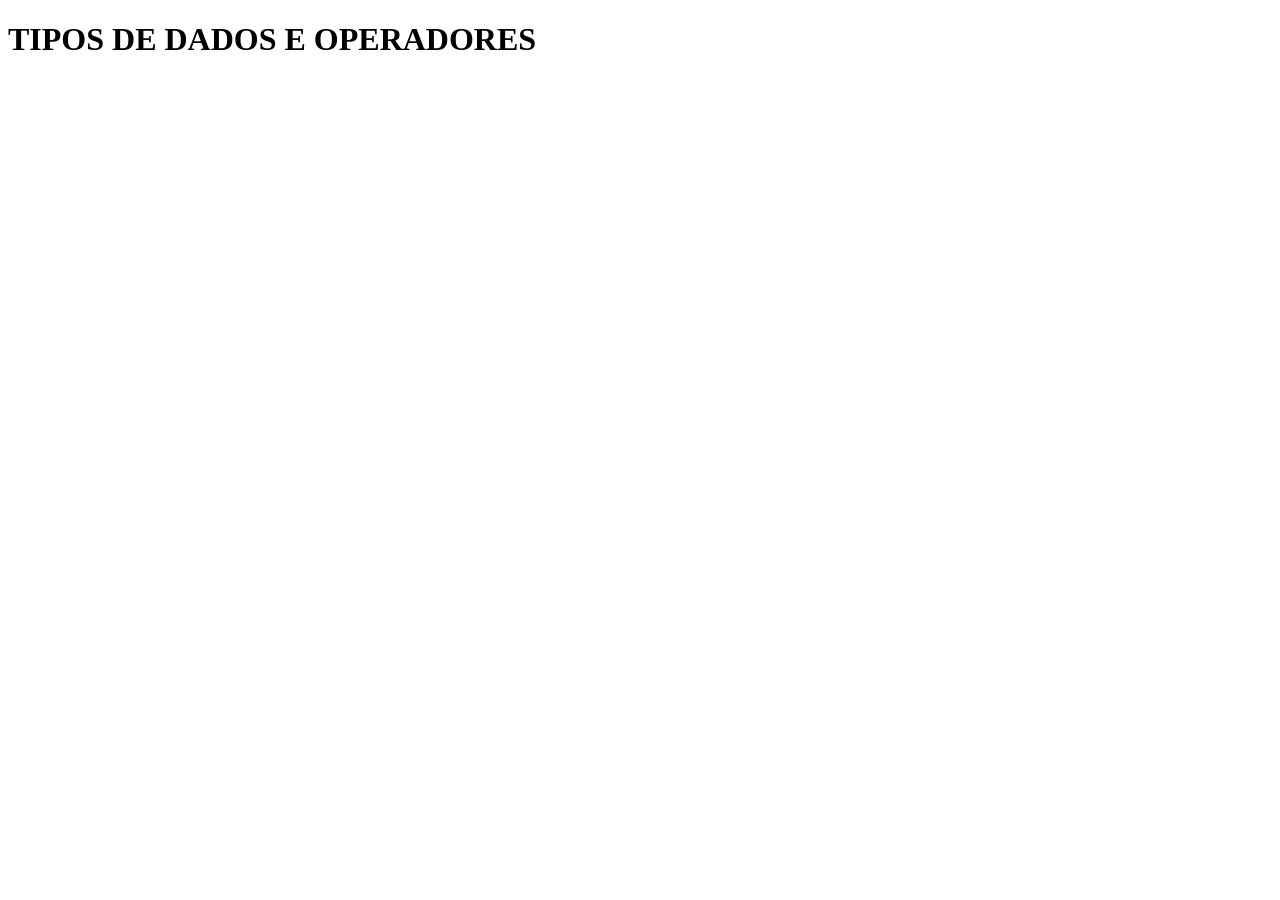
<file: JavaScript/2_OPERADORES/index.html>
<!DOCTYPE html>
<html lang="pt-ber">
<head>
    <meta charset="UTF-8">
    <meta name="viewport" content="width=device-width, initial-scale=1.0">
    <title>TIPOS DE DADOS E OPERADORES</title>
    <script src="js/scripts.js"></script>
</head>
<body>
    <h1>TIPOS DE DADOS E OPERADORES</h1>
</body>
</html>
</file>
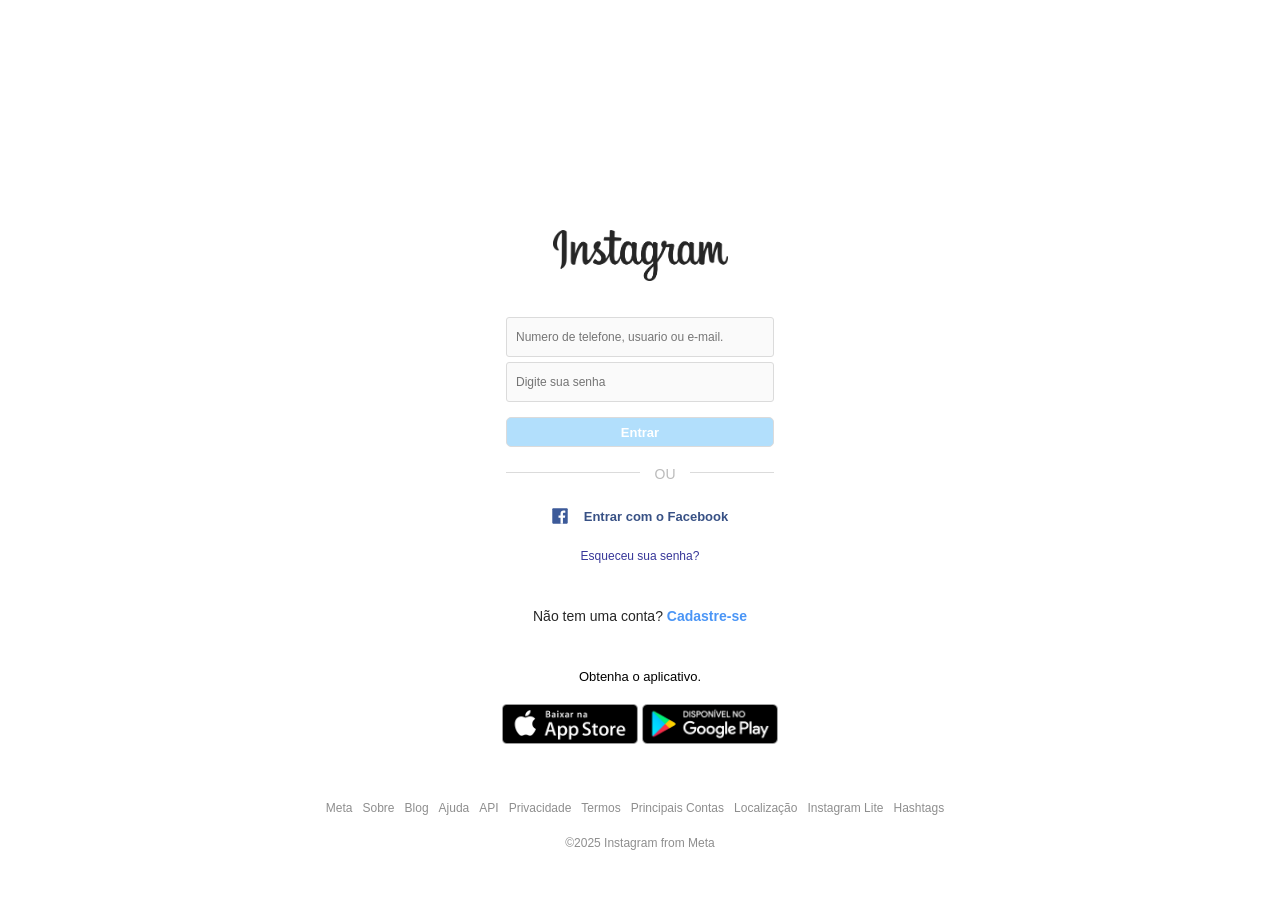
<file: HtmlCss/Html&Css/10_PROJETO_CLONE_HOMEINSTA/index.html>
<!DOCTYPE html>
<html lang="pt-br">
<head>
    <meta charset="UTF-8">
    <meta name="viewport" content="width=device-width, initial-scale=1.0">
    <title>Instagram</title>
</head>
<link rel="stylesheet" href="css/styles.css">
<!--Linha para adicionar o icone na guia da pagina no browser-->
<link rel="shortcut icon" href="img/favicon.png" type="image/x-icon">
<body>
    <main>
        <div id="main-container">
            <!--Banner container-->
            <div id="banner-conteiner">
                <img src="img/banner2.png" alt="Crie uma conta no Instagram">
            </div>
            <!--Login e Registro-->
            <div id="form-container">
                <div id="form-box">
                    <img id="logo-insta"src="img/logo_instagram.png" alt="Instagram">
                    <form id="login-form">
                        <input type="text" name="username" placeholder="Numero de telefone, usuario ou e-mail.">
                        <input type="password" name="password" placeholder="Digite sua senha">
                        <input type="submit" value="Entrar">
                    </form>
                    <div class="separator">
                        <div class="line">
                            <span>Ou</span>
                        </div>
                    </div>
                    <div id="other-links">
                        <div id="facebook-login">
                        <a href="#">
                            <img src="img/logo_facebook.svg" alt="facebook login">
                            <span>Entrar com o Facebook</span>
                        </a>  
                        </div>
                        <div id="forgot-pass">
                            <a href="#">Esqueceu sua senha?</a>
                        </div>
                    </div>
                </div>
                <div id="register-container">
                    <p>Não tem uma conta? <a href="#">Cadastre-se</a></p>
                </div>
                <div id="get-app-container">
                    <p>Obtenha o aplicativo.</p>
                    <a href="#">
                        <img src="img/apple_btn.png" alt="Apple Store">
                    </a>
                    <a href="#">
                        <img src="img/gplay_btn.png" alt="Apple Store">
                    </a>
                </div>
            </div>
        </div>
    </main>
    <footer>
        <nav>
            <ul id="footer-links">
                <li><a href="#">Meta</a></li>
                <li><a href="#">Sobre</a></li>
                <li><a href="#">Blog</a></li>
                <li><a href="#">Ajuda</a></li>
                <li><a href="#">API</a></li>
                <li><a href="#">Privacidade</a></li>
                <li><a href="#">Termos</a></li>
                <li><a href="#">Principais Contas</a></li>
                <li><a href="#">Localização</a></li>
                <li><a href="#">Instagram Lite</a></li>
                <li><a href="#">Hashtags</a></li>
            </ul>
        </nav>
        <p id="copyright">&copy;2025 Instagram from Meta</p>
    </footer>
</body>
</html>
</file>
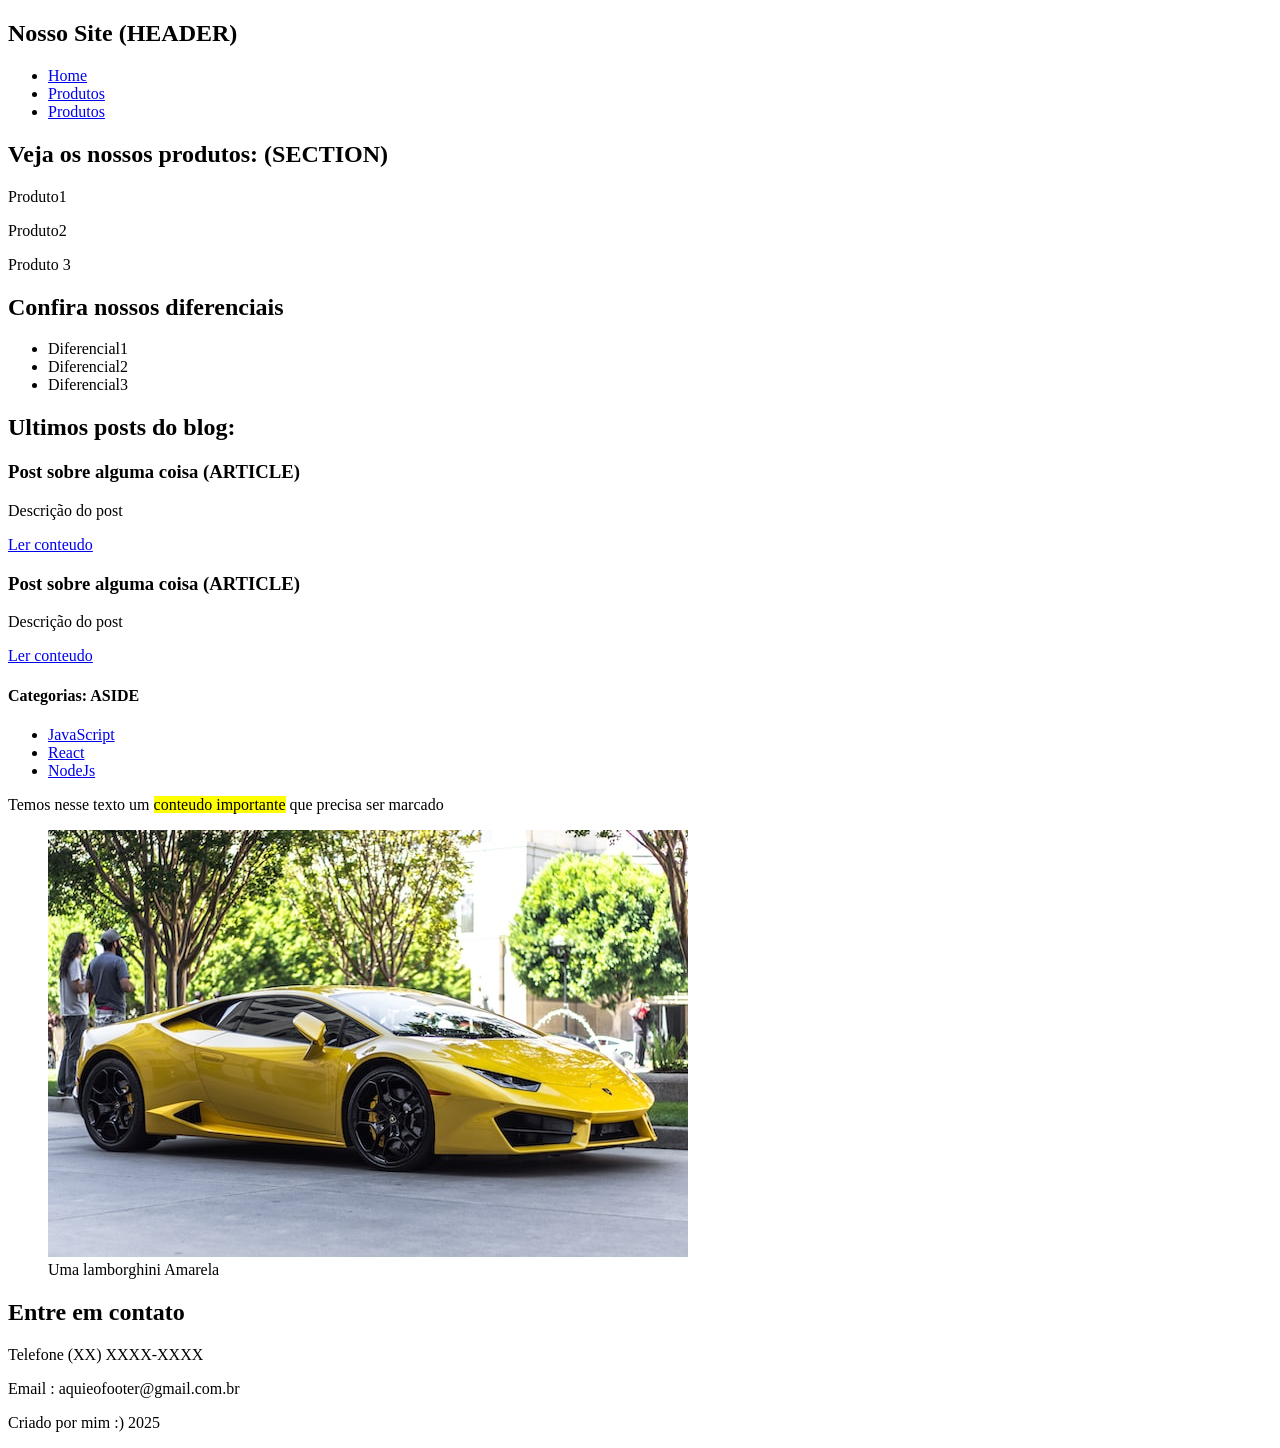
<file: HtmlCss/Html&Css/11_HTML_SEMANTICO/index.html>
<!DOCTYPE html>
<html lang="pt-br">
<head>
    <meta charset="UTF-8">
    <meta name="viewport" content="width=device-width, initial-scale=1.0">
    <title>Html Semantico</title>
</head>
<body>
    <!--3 HEADER-->
    <!--Utilizada para o conteudo de introdução, ou informaçoes do cabeçalho-->
    <header>
        <h2>Nosso Site (HEADER)</h2>
        <!--<ul>
            <li><a href="#">Home</a></li>
            <li><a href="#">Produtos</a></li>
            <li><a href="#">Produtos</a></li>
        </ul> -->

    <!--5 NAV-->
    <!--Utilizada para demarcar blocos de navegação,barra de navegação principal-->
    <nav>
        <ul>
            <li><a href="#">Home</a></li>
            <li><a href="#">Produtos</a></li>
            <li><a href="#">Produtos</a></li>
        </ul>
    </nav>
    </header>

    <!--1 SECTION-->
    <!--Define uma seção no documento,geralmente um agrupamento por categorias-->

    <!--8 Main-->
    <!--Contem o conteudo principal da pagina, não utilizar mais uma tag main o conteudo deve ser unico e não repetido-->
    <main>
    <section>
        <h2>Veja os nossos produtos: (SECTION)</h2>
        <p>Produto1</p>
        <p>Produto2</p>
        <p>Produto 3</p>
    </section>
    <section>
        <h2>Confira nossos diferenciais</h2>
        <ul>
            <li>Diferencial1</li>
            <li>Diferencial2</li>
            <li>Diferencial3</li>
        </ul>
    </section>
    </main>
    <!--2 Article-->
    <!--Utilizada para elementos informativos-->
    <section>
        <h2>Ultimos posts do blog:</h2>
        <article>
            <h3>Post sobre alguma coisa (ARTICLE)</h3>
            <p>Descrição do post</p>
            <a href="#">Ler conteudo</a>
        </article>
        <article>
            <h3>Post sobre alguma coisa (ARTICLE)</h3>
            <p>Descrição do post</p>
            <a href="#">Ler conteudo</a>
        </article>
    </section>

    <!-- 6 Aside
    Utilizada para criar conteudos ao lado do conetudo principal-->
    <aside>
        <h4>Categorias: ASIDE</h4>
        <ul>
            <li><a href="#">JavaScript</a></li>
            <li><a href="#">React</a></li>
            <li><a href="#">NodeJs</a></li>
        </ul>
    </aside>
    <!--9 MARK-->
    <!--Define o conteudo que precisa conter um texto dentro-->
    <p>Temos nesse texto um <Mark>conteudo importante</Mark> que precisa ser marcado</p>

    <!--7 FIGURE e FIGCAPTION-->
    <!--Figure é o elemento pai, função de exibir alguma imagem na pagina e o figcaption serve de legenda para imagens-->
    <figure>
        <img src="img/lambo.jpg" alt="Um carro lamborghini" srcset="">
        <figcaption>Uma lamborghini Amarela</figcaption>
    </figure>

    <!--4 FOOTER-->
    <!--Utilizada como rodapé da pagina,ultima seção do sita,geralmente possui informações da empresa-->
    <footer>
        <div>
            <h2>Entre em contato</h2>
            <p>Telefone (XX) XXXX-XXXX</p>
            <p>Email : aquieofooter@gmail.com.br</p>
            <div>
                <p>Criado por mim :) 2025</p>
            </div>
        </div>
    </footer>
    

</body>
</html>
</file>
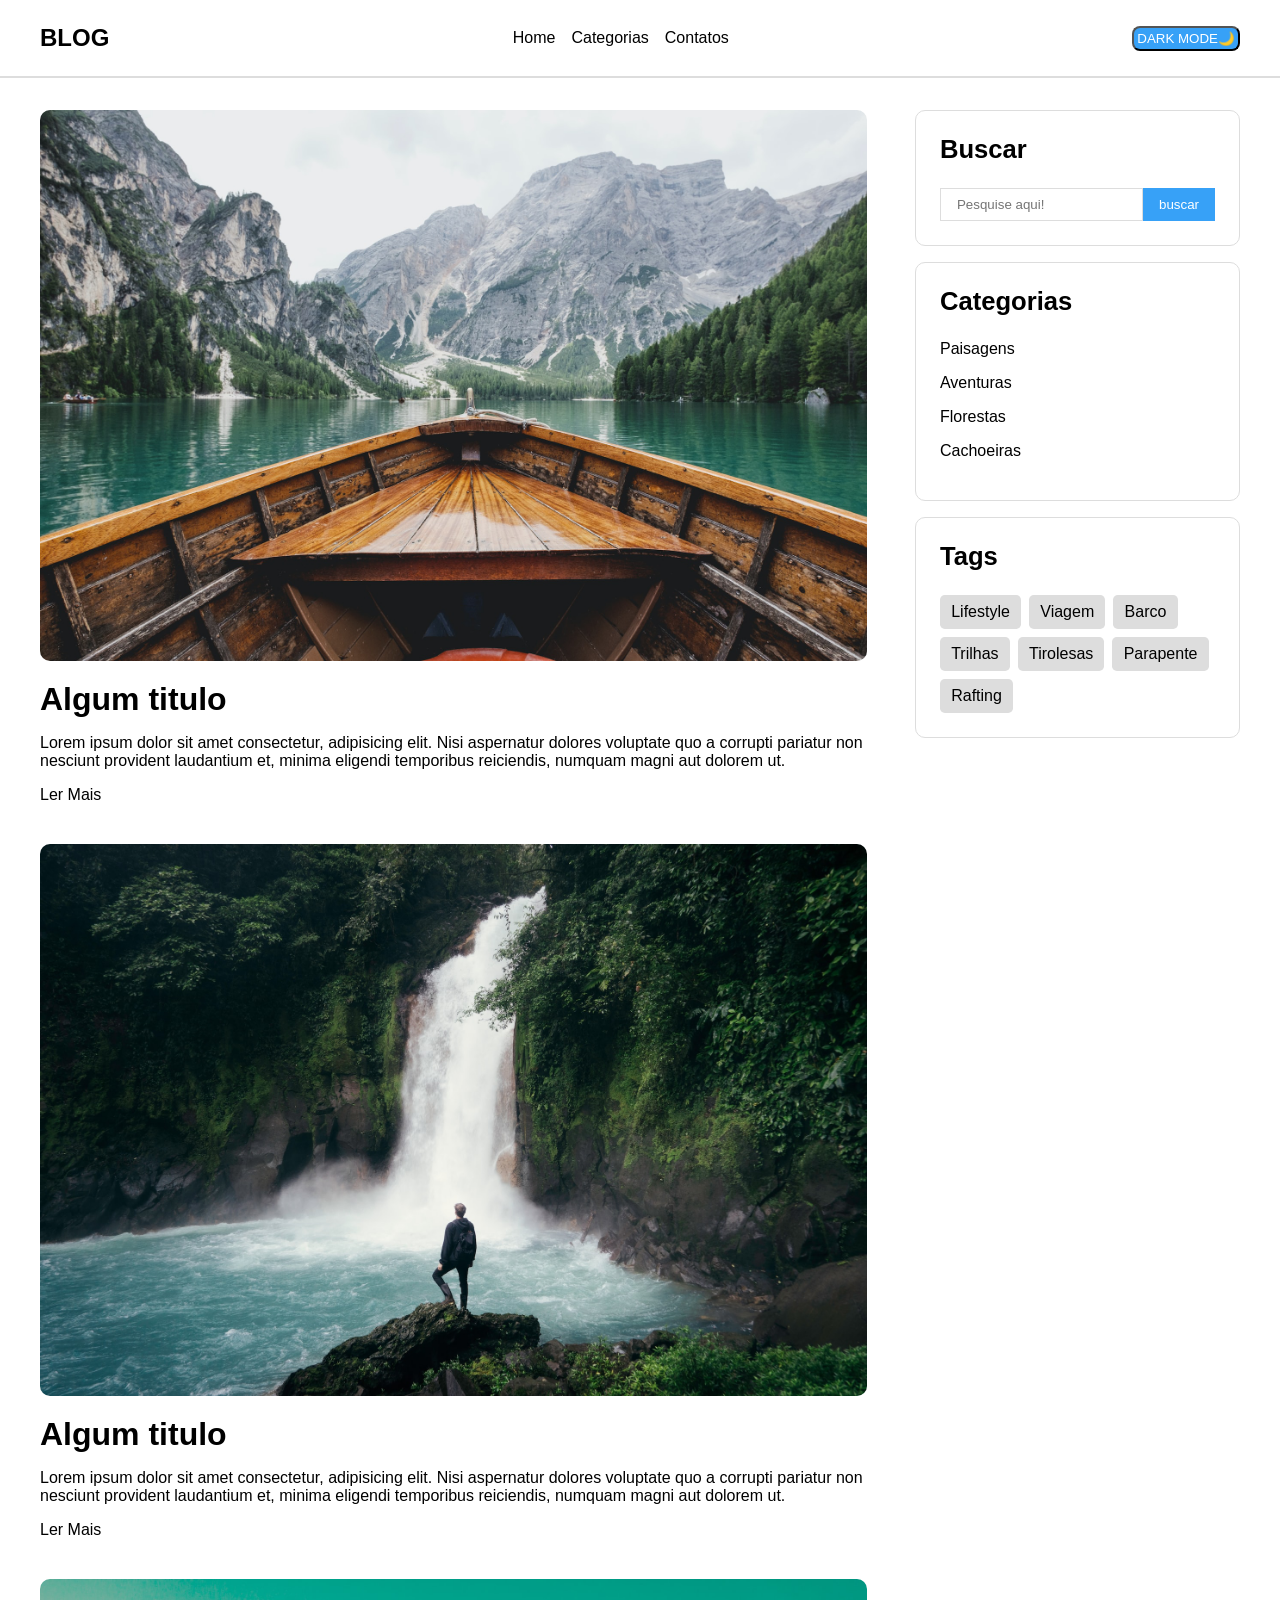
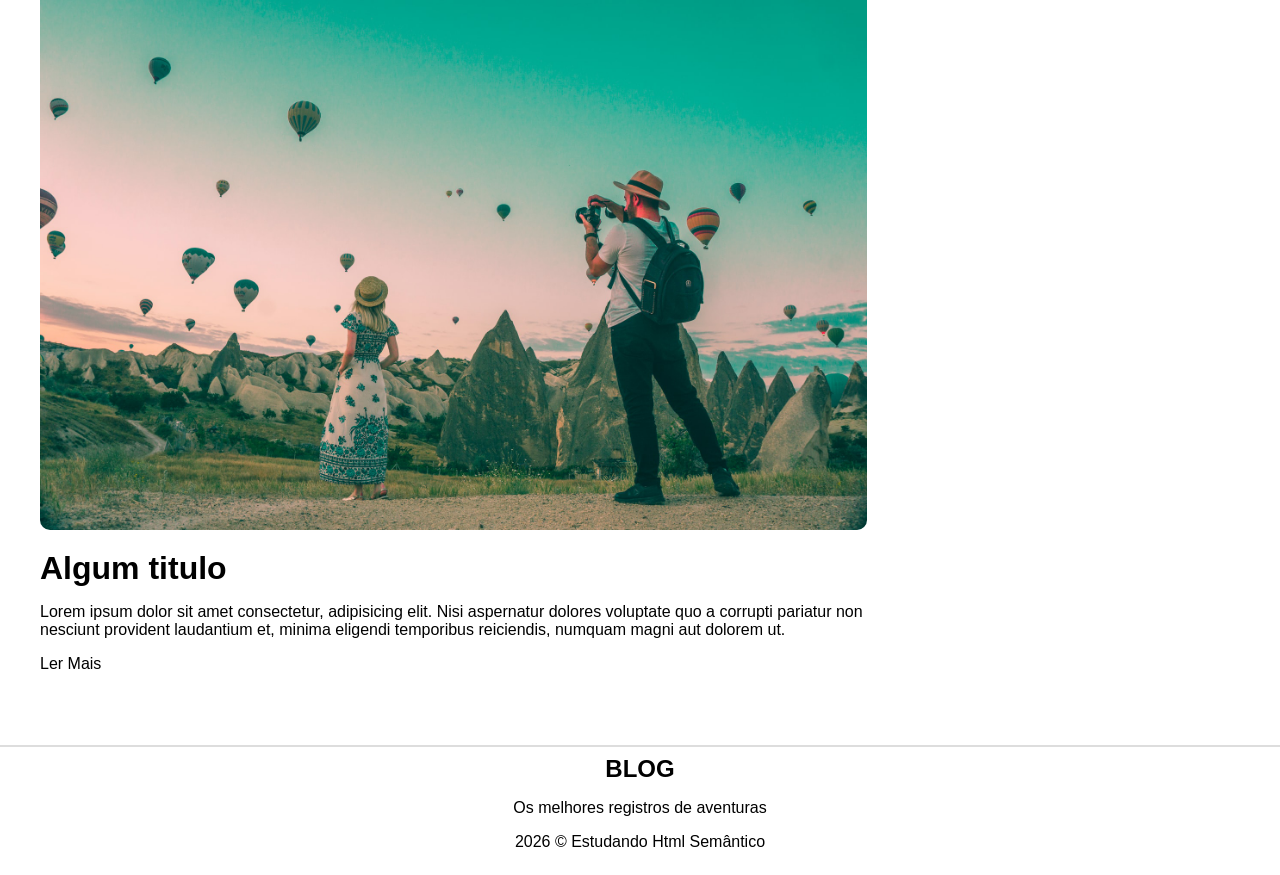
<file: HtmlCss/Html&Css/12_BLOG_HTMLSEMANTICO/index.html>
<!DOCTYPE html>
<html lang="pt-br">
<head>
    <meta charset="UTF-8">
    <meta name="viewport" content="width=device-width, initial-scale=1.0">
    <title>Blog Semantico</title>
    <link rel="stylesheet" href="styles.css">
</head>
<body>
    <header>
        <nav id="navbar">
            <div id="navbar-inner">
                <h2>BLOG</h2>
                <ul id="nav-links">
                    <li><a href="#">Home</a></li>
                    <li><a href="#">Categorias</a></li>
                    <li><a href="#">Contatos</a></li>
                </ul>
                <button id="toggle">DARK MODE🌙</button>
                <script src="script.js"></script>
            </div>
        </nav>
    </header>
    <div class="container">
        <main id="id" class="posts-container">
            <article class="post">
                <img src="img/f1.jpg" alt="Passeio de barco">
                <h3 class="title"><a href="#">Algum titulo</a></h3>
                <p class="description">Lorem ipsum dolor sit amet consectetur, adipisicing elit. Nisi aspernatur dolores voluptate quo a corrupti pariatur non nesciunt provident laudantium et, minima eligendi temporibus reiciendis, numquam magni aut dolorem ut.</p>
                <a href="#">Ler Mais</a>
            </article>

            <article class="post">
                <img src="img/f2.jpg" alt="Cachoeira">
                <h3 class="title"><a href="#">Algum titulo</a></h3>
                <p class="description">Lorem ipsum dolor sit amet consectetur, adipisicing elit. Nisi aspernatur dolores voluptate quo a corrupti pariatur non nesciunt provident laudantium et, minima eligendi temporibus reiciendis, numquam magni aut dolorem ut.</p>
                <a href="#">Ler Mais</a>
            </article>

            <article class="post">
                <img src="img/f3.jpg" alt="Balões">
                <h3 class="title"><a href="#">Algum titulo</a></h3>
                <p class="description">Lorem ipsum dolor sit amet consectetur, adipisicing elit. Nisi aspernatur dolores voluptate quo a corrupti pariatur non nesciunt provident laudantium et, minima eligendi temporibus reiciendis, numquam magni aut dolorem ut.</p>
                <a href="#">Ler Mais</a>
            </article>
        </main>
        <aside id="sidebar">
            <section id="search-bar">
                <h4>Buscar</h4>
                <form>
                    <input type="text" placeholder="Pesquise aqui!">
                    <input type="submit" value="buscar">
                </form>
            </section>

            <section id="categories">
                <h4>Categorias</h4>
                <nav>
                    <ul>
                        <li><a href="#">Paisagens</a></li>
                        <li><a href="#">Aventuras</a></li>
                        <li><a href="#">Florestas</a></li>
                        <li><a href="#">Cachoeiras</a></li>
                    </ul>
                </nav>
            </section>

            <section id="tags">
                <h4>Tags</h4>
                <div id="tags-container">
                    <a href="#">Lifestyle</a>
                    <a href="#">Viagem</a>
                    <a href="#">Barco</a>
                    <a href="#">Trilhas</a>
                    <a href="#">Tirolesas</a>
                    <a href="#">Parapente</a>
                    <a href="#">Rafting</a>
                </div>
            </section>
        </aside>
    </div>
    <footer id="footer">
        <h2>BLOG</h2>
        <p>Os melhores registros de aventuras</p>
        <p>2026 &copy; Estudando Html Semântico</p>
    </footer>
</body>
</html>
</file>
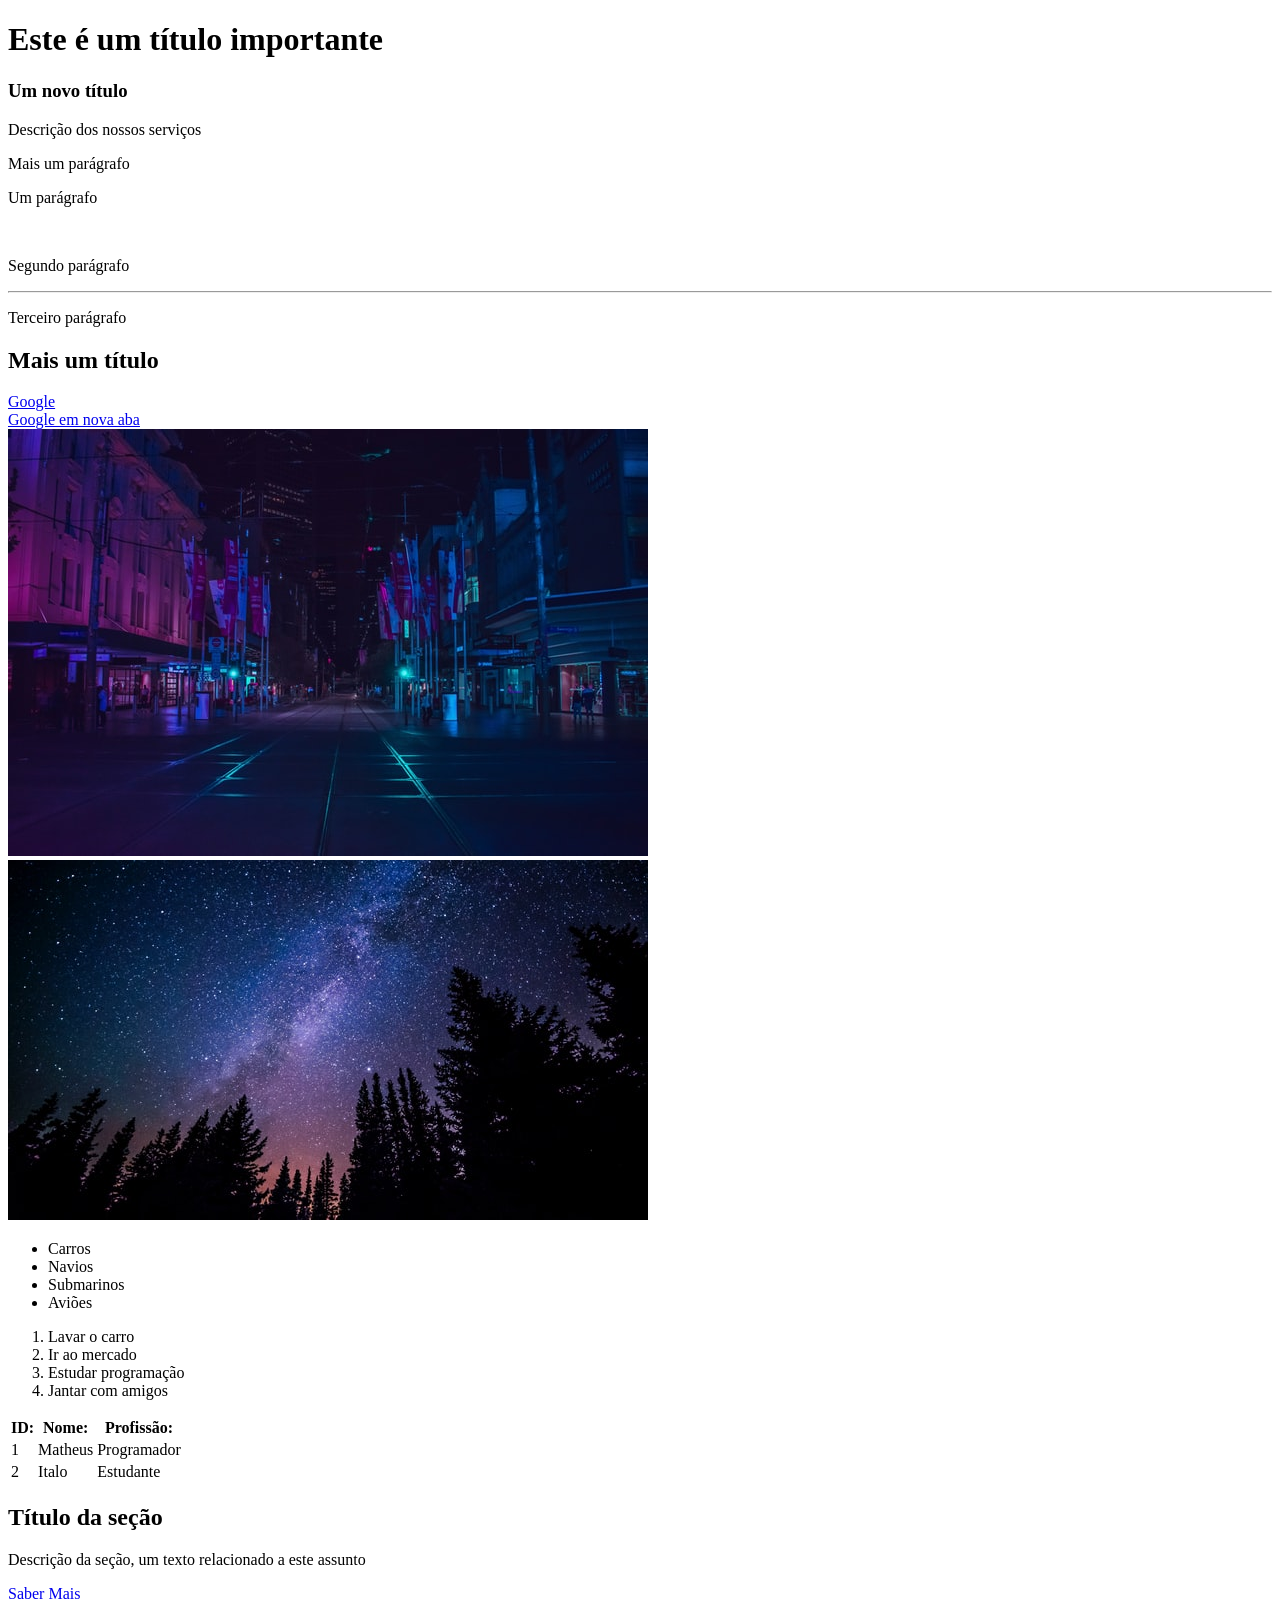
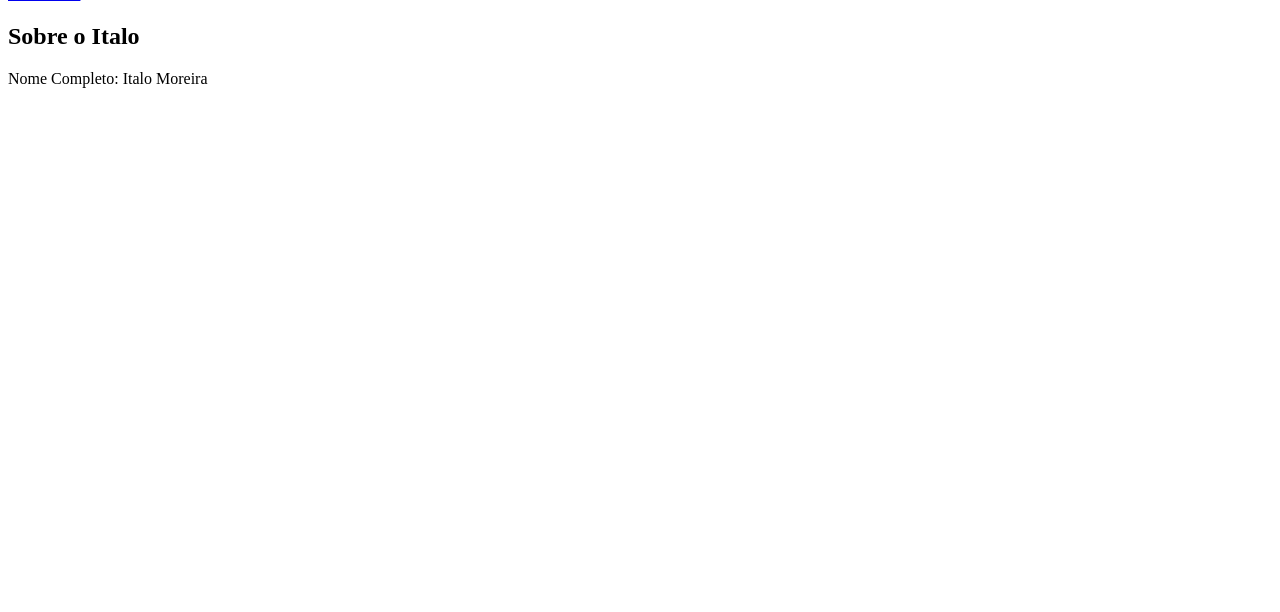
<file: HtmlCss/Html&Css/1HTML/index.html>
<!DOCTYPE html>
<html>
  <head>
    <title>Fundamentos do HTML</title>
  </head>
  <body style="padding-bottom: 500px">
    <!-- 1 - títulos -->
    <h1>Este é um título importante</h1>
    <h3>Um novo título</h3>

    <!-- 2 - parágrafos -->
    <p>Descrição dos nossos serviços</p>
    <p>Mais um parágrafo</p>

    <!-- 3 - tags sem conteúdo -->
    <p>Um parágrafo</p>
    <br />
    <p>Segundo parágrafo</p>
    <hr />
    <p>Terceiro parágrafo</p>

    <!-- 4 - comentários -->
    <!-- Este é um comentário -->
    <h2>Mais um título</h2>
    <!-- Outro comentário -->

    <!-- 5 - atributos -->
    <a href="https://google.com">Google</a>
    <br />

    <!-- 6 - Abrir link nova aba -->
    <a href="https://google.com" target="_blank">Google em nova aba</a>
    <br />

    <!-- 7 - imagem -->
    <img src="img/city.jpg" />

    <!-- 8 - atributo alt -->
    <img src="img/nature.jpg" alt="Noite na floresta" />

    <!-- 9 - listas nao ordenadas -->
    <ul>
      <li>Carros</li>
      <li>Navios</li>
      <li>Submarinos</li>
      <li>Aviões</li>
    </ul>

    <!-- 10 - listas ordenadas -->
    <ol>
      <li>Lavar o carro</li>
      <li>Ir ao mercado</li>
      <li>Estudar programação</li>
      <li>Jantar com amigos</li>
    </ol>

    <!-- 11 - tabelas -->
    <table>
      <tr> <!-- Cria uma linha -->
        <th>ID:</th><!-- Tag responsavel para o cabeçalho-->
        <th>Nome:</th>
        <th>Profissão:</th>
      </tr>
      <tr><!-- Cria uma linha -->
        <td>1</td> <!-- dados da tabela -->
        <td> Matheus</td><!-- dados da tabela -->
        <td>Programador</td><!-- dados da tabela -->
      </tr>
      <tr>
        <td>2</td>
        <td>Italo </td>
        <td>Estudante </td>
      </tr>
    </table>

    <!-- 12 - div -->
    <div>
      <h2>Título da seção</h2>
      <p>Descrição da seção, um texto relacionado a este assunto</p>
      <a href="#">Saber Mais</a>
    </div>
    <div>
      <h2>Sobre o Italo</h2>
      <p>Nome Completo: Italo Moreira</p>
    </div>
  </body>
</html>
</file>
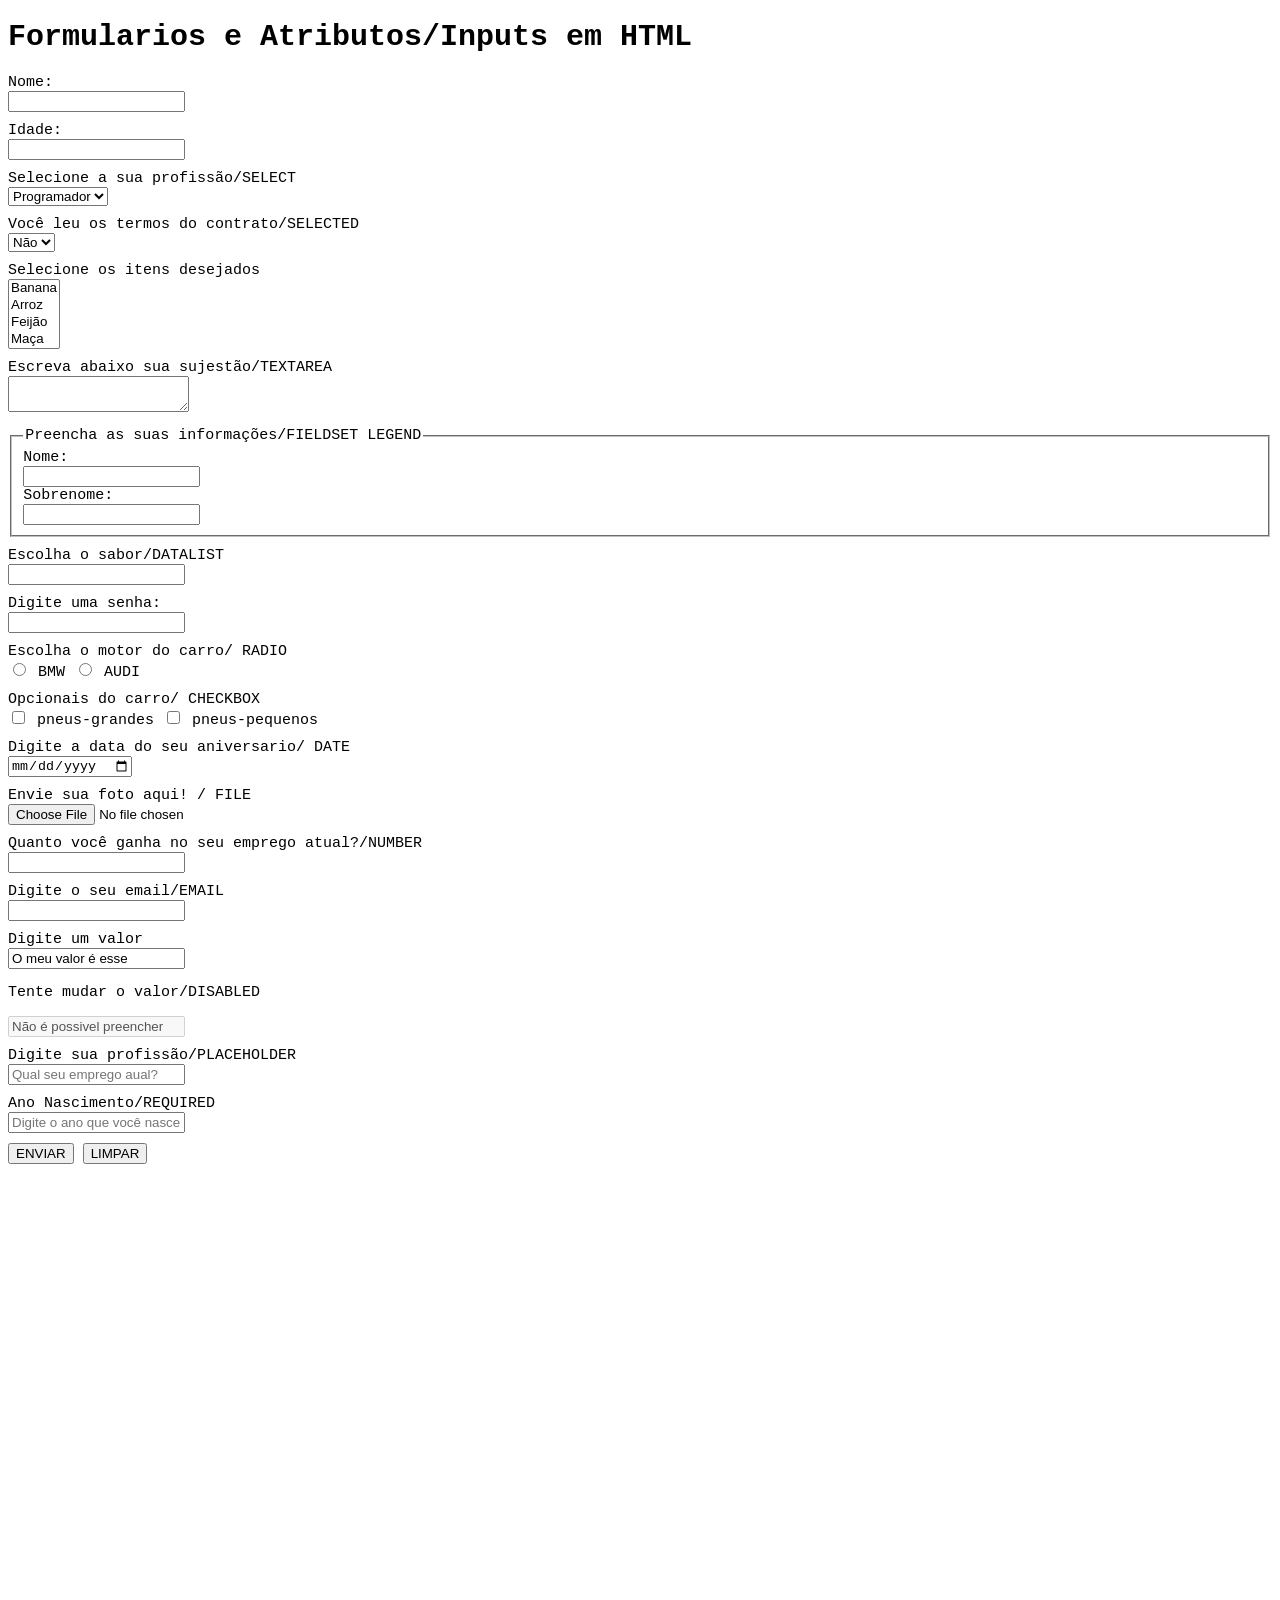
<file: HtmlCss/Html&Css/4FORMS/index.html>
<!DOCTYPE html>
<html lang="pt-br">
<head>
    <meta charset="UTF-8">
    <meta name="viewport" content="width=device-width, initial-scale=1.0">
    <title>Formularios e Atributos</title>
    <link rel="stylesheet" href="styles.css">
</head>
<body>
    <h1>Formularios e Atributos/Inputs em HTML</h1>
    <!--1 Primeiro formulario-->
    <!--2 Atributos do formulario-->
    <!--METODOS GET OU POST-->
    <form action="register.php" method="get">
        <div>
            <label>Nome:</label>
            <input type="text"/>
        </div>
    <!--3 Atributos nome-->
    <!--4 Atributos label-->
    <div>
        <label for = "idade">Idade:</label>
        <input type="text" name="idade">
    </div>
    <!--6 Select-->
    <div>
        <label for="job">Selecione a sua profissão/SELECT</label>
        <select name="job">
            <option value="programador">Programador</option>
            <option value="tester">Tester/QA</option>
            <option value="devOps">DevOps</option>
        </select>
    </div>
    <!--7 Atributo Selected-->
    <div>
        <label for="contrato">Você leu os termos do contrato/SELECTED</label>
        <select name="contratos">
            <option value="sim">SIM</option>
            <option value="nao" selected >Não</option>
        </select>
    </div>
    <!--8 Multiplas seleções -->
    <div>
        <label for="itens">Selecione os itens desejados</label>
        <select name="itens" multiple>
            <option value="Banana">Banana</option>
            <option value="Arroz">Arroz</option>
            <option value="Feijão">Feijão</option>
            <option value="Maça">Maça</option>
        </select>
    </div>
    <!--9 TextArea -->
    <div>
        <label for="comentario">Escreva abaixo sua sujestão/TEXTAREA</label>
        <textarea name="comentario" ></textarea>
    </div>
    <!--10 Fieldset Legend -->
    <div>
        <fieldset>
            <legend>Preencha as suas informações/FIELDSET LEGEND</legend>
            <label for="primeironome">Nome:</label>
            <input type="text" name="primeironome">
            <label for="sobrenome">Sobrenome:</label>
            <input type="text" name="sobrenome">
        </fieldset>
    </div>
    <!--11 DataList -->
    <div>
        <label for="sabor">Escolha o sabor/DATALIST</label>
        <input type="text" list="sabores" name="sabor">

        <datalist id="sabores">
            <option value="Cereja"></option>
            <option value="Morango"></option>
            <option value="Abacaxi"></option>
            <option value="Chocolate"></option>
        </datalist>
    </div>
    <!--12 Iput Password -->
    <div>
        <label for="senha">Digite uma senha:</label>
        <input type="password" name="senha">
    </div>

    <!--14 Input Radio -->
    <div>
        <label for="motor">Escolha o motor do carro/ RADIO</label>
        <div class="radio">
            <input type="radio" value="bmw" name="car_model">
            <label for="bmw">BMW</label>
            <input type="radio" value="audi" name="car_model">
            <label for="audi">AUDI</label>
        </div>
    <!--15 Input CheckBox -->
    <div>
        <label for="opcionais">Opcionais do carro/ CHECKBOX</label>  
        <div class="radio">
            <input type="checkbox" name="opcionais[]" value="pneus-grandes">
            <label for = "pneus-grandes">pneus-grandes</label>
            <input type="checkbox" name="opcionais[]" value="pneus-pequenos">
            <label for = "pneus-pequenos">pneus-pequenos</label>
        </div>
    </div>
    <!--16 Input de data -->
    <div>
        <label for="data">Digite a data do seu aniversario/ DATE</label>
        <input type="date" name="data" id="">
    </div>
    <!--17 Input de arquivos -->
    <div>
        <label for="envio">Envie sua foto aqui! / FILE</label>
        <input type="file" value="envio">
    </div>
    </div>
    <!--18 Input para numeros -->
    <div>
        <label for="salario">Quanto você ganha no seu emprego atual?/NUMBER</label>
        <input type="number" value="salario">
    </div>
    <!--19 Input para emails -->
    <div>
        <label for="email">Digite o seu email/EMAIL</label>
        <input type="email" name="email" id="">
    </div>
    <!--20 Atributo Value-->
    <div>
        <label for="value">Digite um valor</label> 
        <input type="text" value="O meu valor é esse" name="value" id="">
    </div>
    <!--21 Atributo Disabled-->
    <div>
        <p>Tente mudar o valor/DISABLED</p>
        <input type="text" value="Não é possivel preencher"disabled>
    </div>
    <!--22 Atributo Placeholder-->
    <div>
        <label for="empregoatual">Digite sua profissão/PLACEHOLDER</label>
        <input type="text" name="empregoatual" placeholder="Qual seu emprego aual?">
    </div>
    <!--22 Atributo Required-->
    <div>
        <label for="anodenascimento">Ano Nascimento/REQUIRED</label>
        <input type="text" placeholder="Digite o ano que você nasceu" required>
    </div>
    <!--5 Enviando dados do formularto-->
    <input type="submit" value="ENVIAR">
    <!--13 Limpar todos os campos -->
    <input type="reset"value="LIMPAR">
    </form>
</body>
</html>
</file>
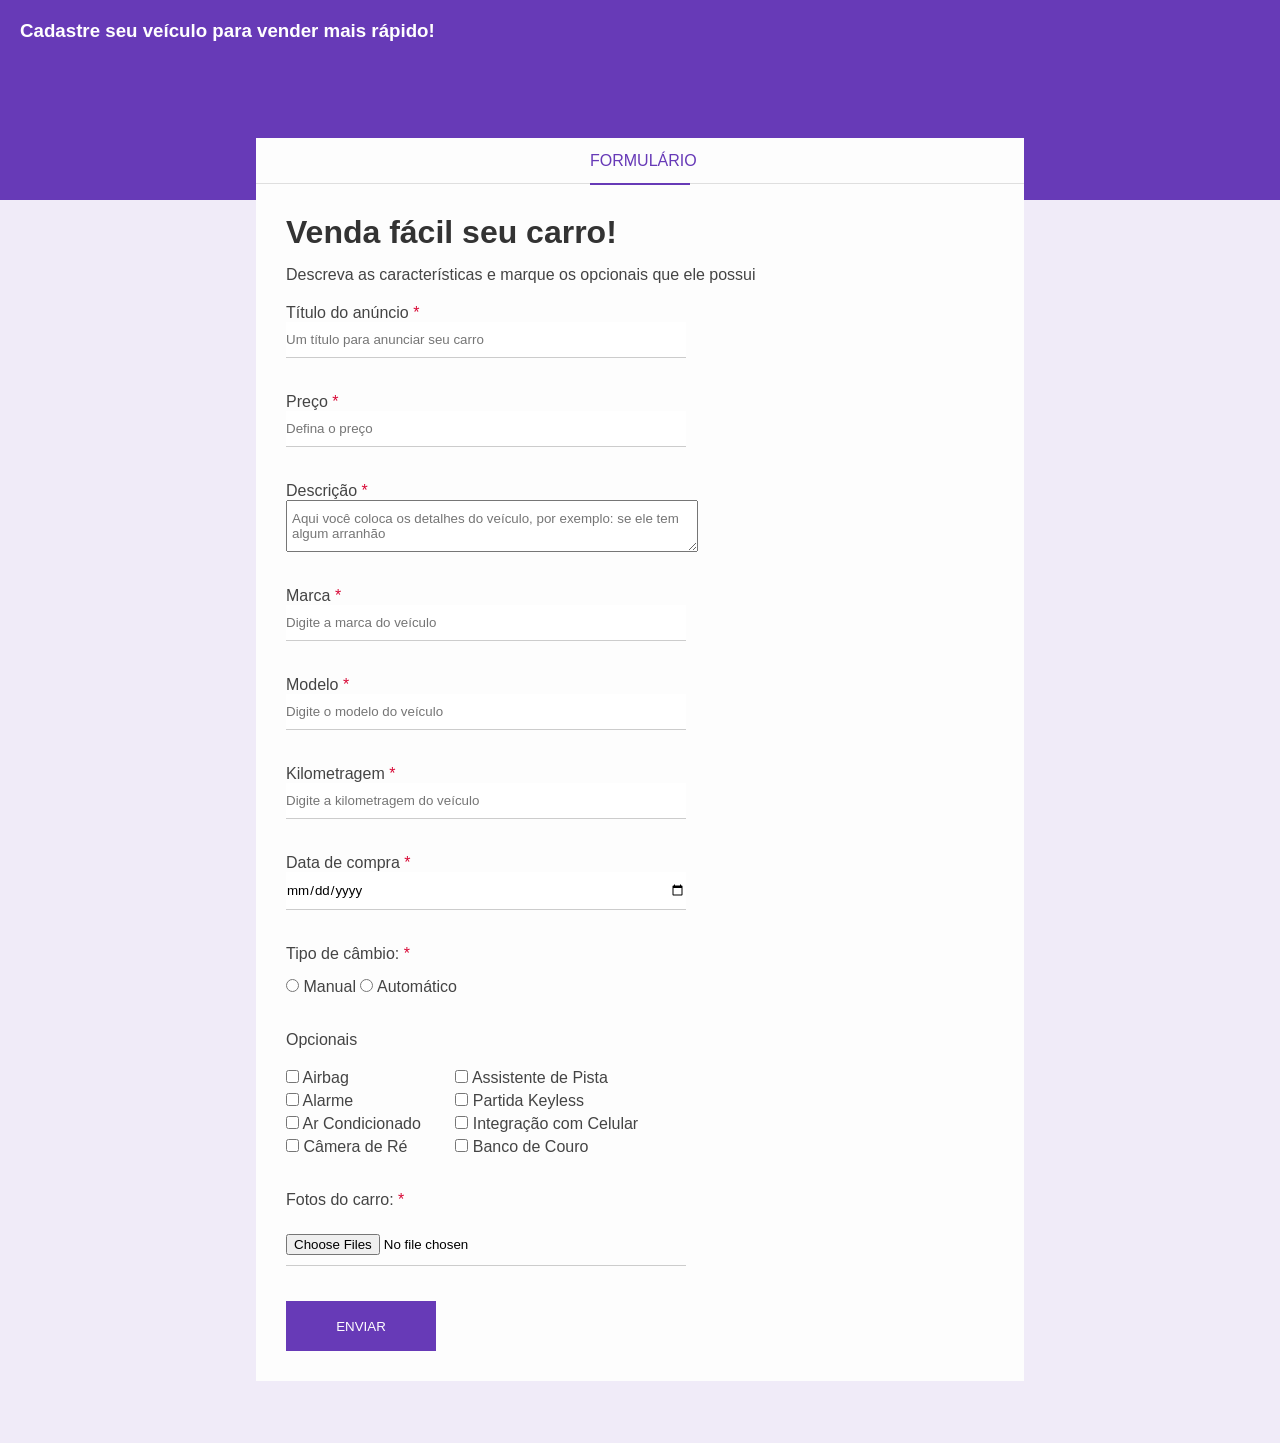
<file: HtmlCss/Html&Css/5PROJETO_FORMS/index.html>
<!DOCTYPE html>
    <html lang="en">
    <head>
        <meta charset="UTF-8" />
        <meta http-equiv="X-UA-Compatible" content="IE=edge" />
        <meta name="viewport" content="width=device-width, initial-scale=1.0" />
        <title>Venda seu carro</title>
        <link rel="stylesheet" href="styles.css" />
    </head>
    <body>
        <div class="container">
        <div class="header">
            <h3>Cadastre seu veículo para vender mais rápido!</h3>
        </div>
        <div class="form-container">
            <div class="form-header">
            <p>Formulário</p>
            </div>
            <div class="form-body">
            <h1 class="form-title">Venda fácil seu carro!</h1>
            <p>
                Descreva as características e marque os opcionais que ele possui
            </p>
            <form>
                <div class="box-input">
                <label for="title"
                    >Título do anúncio <span class="required-field">*</span></label
                >
                <input
                    type="text"
                    name="title"
                    id="title"
                    class="block"
                    placeholder="Um título para anunciar seu carro"
                    minlength="1"
                    maxlength="30"
                    required
                />
                </div>
                <div class="box-input">
                <label for="price"
                    >Preço <span class="required-field">*</span></label
                >
                <input
                    type="number"
                    name="price"
                    id="price"
                    class="block"
                    placeholder="Defina o preço"
                    required
                />
                </div>
                <div class="box-input">
                <label for="description"
                    >Descrição <span class="required-field">*</span></label
                >
                <textarea
                    name="description"
                    id="description"
                    class="block"
                    placeholder="Aqui você coloca os detalhes do veículo, por exemplo: se ele tem algum arranhão"
                ></textarea>
                </div>
                <div class="box-input">
                <label for="brand"
                    >Marca <span class="required-field">*</span></label
                >
                <input
                    type="text"
                    name="brand"
                    id="brand"
                    class="block"
                    placeholder="Digite a marca do veículo"
                    required
                />
                </div>
                <div class="box-input">
                <label for="model"
                    >Modelo <span class="required-field">*</span></label
                >
                <input
                    type="text"
                    name="model"
                    id="model"
                    class="block"
                    placeholder="Digite o modelo do veículo"
                    required
                />
                </div>
                <div class="box-input">
                <label for="mileage"
                    >Kilometragem <span class="required-field">*</span></label
                >
                <input
                    type="number"
                    name="mileage"
                    id="mileage"
                    class="block"
                    placeholder="Digite a kilometragem do veículo"
                    required
                />
                </div>
                <div class="box-input">
                <label for="purchase_date"
                    >Data de compra <span class="required-field">*</span></label
                >
                <input
                    type="date"
                    name="purchase_date"
                    id="purchase_date"
                    class="block"
                    required
                />
                </div>
                <div class="box-input">
                <p>Tipo de câmbio: <span class="required-field">*</span></p>
                <input type="radio" id="manual" name="gear" />
                <label for="manual">Manual</label>
                <input type="radio" id="auto" name="gear" />
                <label for="auto">Automático</label>
                </div>
                <div class="optional-box">
                <p>Opcionais</p>
                <ul class="optional-list">
                    <li>
                    <input
                        type="checkbox"
                        id="airbag"
                        name="optional[]"
                        value="airbag"
                    />
                    <label for="airbag">Airbag</label>
                    </li>
                    <li>
                    <input
                        type="checkbox"
                        id="alarm"
                        name="optional[]"
                        value="alarm"
                    />
                    <label for="alarm">Alarme</label>
                    </li>
                    <li>
                    <input type="checkbox" id="ac" name="optional[]" value="ac" />
                    <label for="ac">Ar Condicionado</label>
                    </li>
                    <li>
                    <input
                        type="checkbox"
                        id="reverse_camera"
                        name="optional[]"
                        value="reverse_camera"
                    />
                    <label for="reverse_camera">Câmera de Ré</label>
                    </li>
                </ul>
                </div>
                <div class="optional-box">
                <ul class="optional-list">
                    <li>
                    <input
                        type="checkbox"
                        id="lane_assist"
                        name="optional[]"
                        value="lane_assist"
                    />
                    <label for="lane_assist">Assistente de Pista</label>
                    </li>
                    <li>
                    <input
                        type="checkbox"
                        id="keyless"
                        name="optional[]"
                        value="keyless"
                    />
                    <label for="keyless">Partida Keyless</label>
                    </li>
                    <li>
                    <input
                        type="checkbox"
                        id="smartphone"
                        name="optional[]"
                        value="smartphone"
                    />
                    <label for="smartphone">Integração com Celular</label>
                    </li>
                    <li>
                    <input
                        type="checkbox"
                        id="leather_seat"
                        name="optional[]"
                        value="leather_seat"
                    />
                    <label for="leather_seat">Banco de Couro</label>
                    </li>
                </ul>
                </div>
                <div class="box-input">
                <p>Fotos do carro: <span class="required-field">*</span></p>
                <input
                    type="file"
                    multiple
                    accept="image/png, image/jpg"
                    id="images"
                    name="images"
                    required
                />
                </div>
                <input type="submit" value="Enviar" class="btn-submit" />
            </form>
            </div>
        </div>
        </div>
    </body>
    </html>
</file>
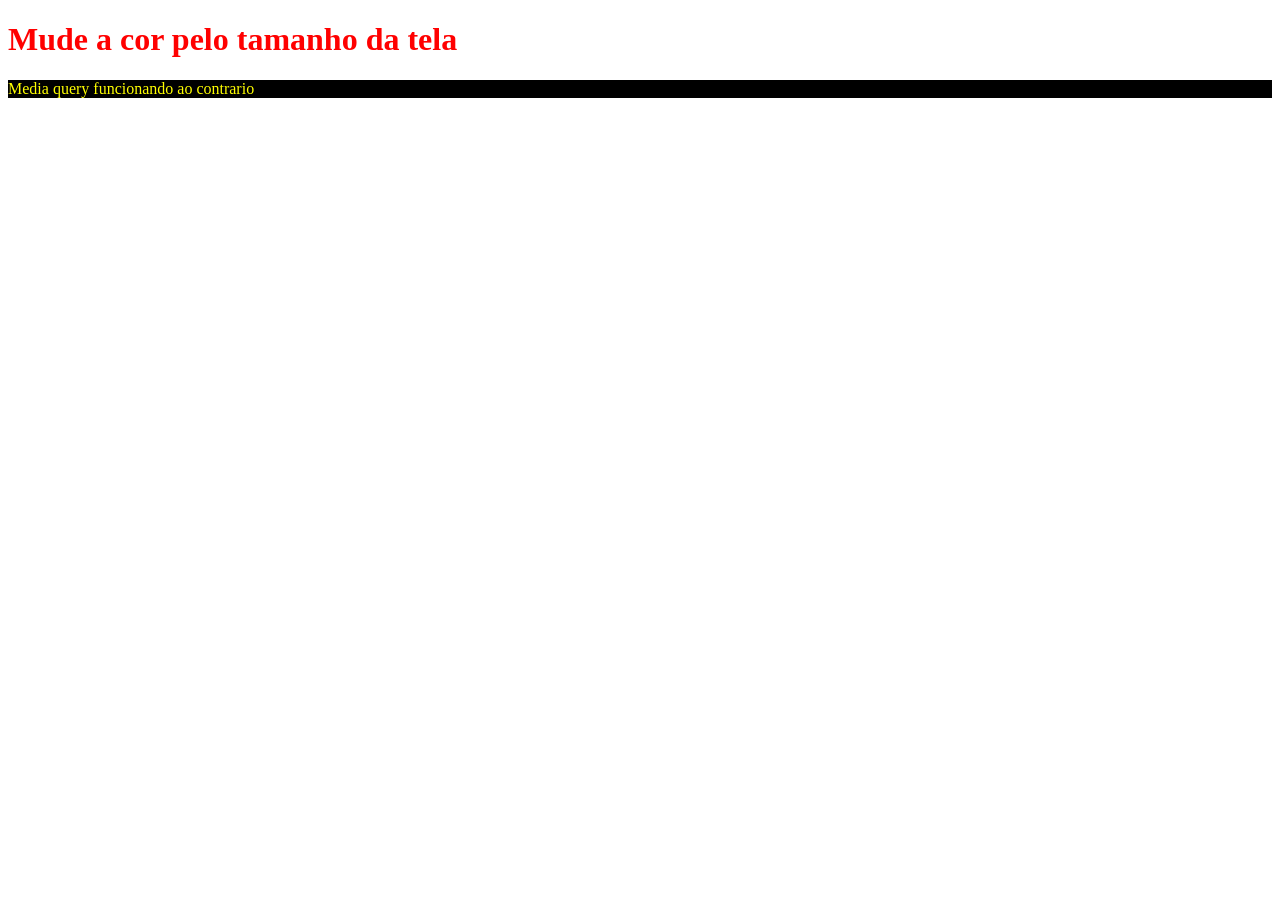
<file: HtmlCss/Html&Css/7RESPONSIVIDADE/index.html>
<!DOCTYPE html>
<html lang="pt-br">
<head>
    <meta charset="UTF-8">
    <!--Meta Tag Responsividade-->
    <meta name="viewport" content="width=device-width, initial-scale=1.0">
    <title>Responsividade</title>
    <link rel="stylesheet" href="style.css">
</head>
<body>
    <!--Media Query-->
    <h1>Mude a cor pelo tamanho da tela</h1>

    <!--Min Width-->
    <p>Media query funcionando ao contrario</p>

    <!--Landscape-->
    <h3>Visivel em Landscape </h3>
</body>
</html>
</file>
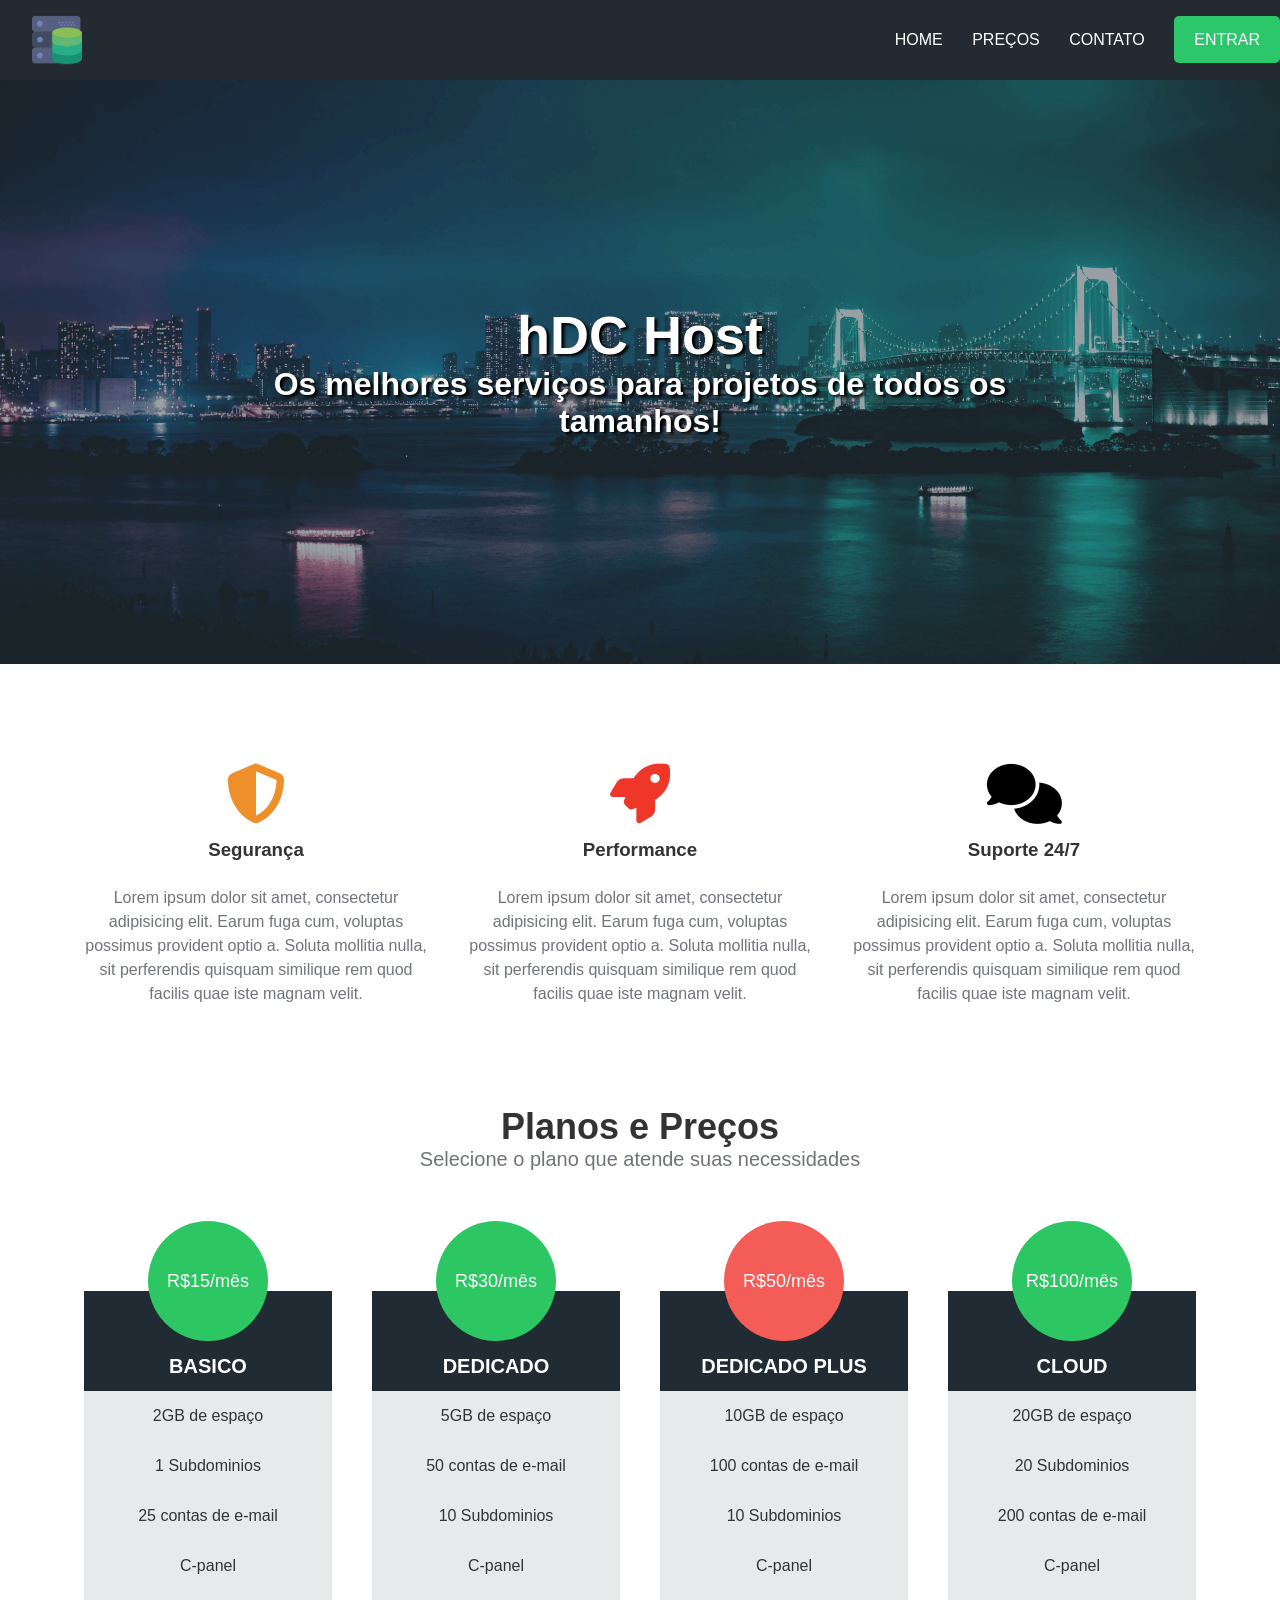
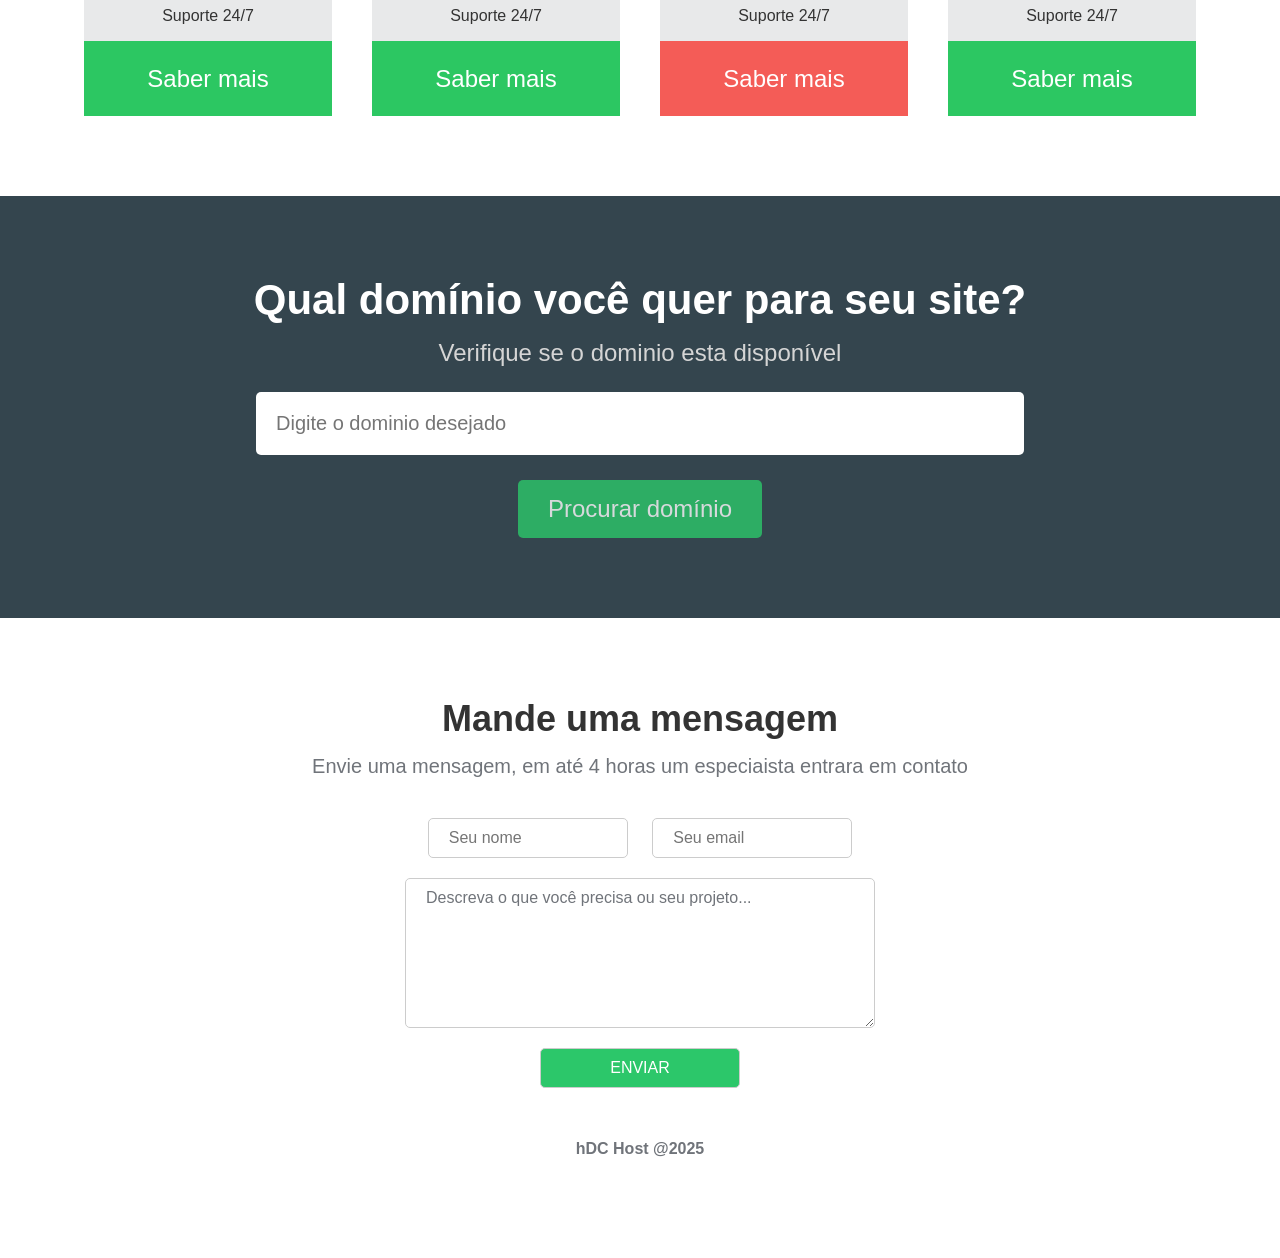
<file: HtmlCss/Html&Css/8PROJETO_SITEdeDOMINIOS/index.html>
<!DOCTYPE html>
<html lang="en">
<head>
    <meta charset="UTF-8">
    <meta name="viewport" content="width=device-width, initial-scale=1.0">

    <!-- Icones-->
    <link rel="stylesheet" href="https://cdnjs.cloudflare.com/ajax/libs/font-awesome/6.7.2/css/all.min.css" integrity="sha512-Evv84Mr4kqVGRNSgIGL/F/aIDqQb7xQ2vcrdIwxfjThSH8CSR7PBEakCr51Ck+w+/U6swU2Im1vVX0SVk9ABhg==" crossorigin="anonymous" referrerpolicy="no-referrer" />
    <title>hDC Host</title>
    <link rel="stylesheet" href="style.css">
</head>
<body>
    <div class="container">
        <div class="navbar-conteiner">
            <nav>
                <a href="#">
                    <img src="img/hdchostlogo.png" alt="hDC Host" class="logo">
                </a>
                <ul class="navbar-items">
                    <li><a href="#">HOME</a></li>
                    <li><a href="#">PREÇOS</a></li>
                    <li><a href="#">CONTATO</a></li>
                    <li><a href="#" class="default-btn">ENTRAR</a></li>
                </ul>
            </nav>
        </div>
        <main>
            <div class="main-banner">
                <h1>hDC Host</h1>
                <p>Os melhores serviços para projetos de todos os tamanhos!</p>
            </div>
            <section class="service-container">
                <ul>
                    <li>
                        <i class="fas fa-shield-alt"></i>
                        <h3>Segurança</h3>
                        <p>Lorem ipsum dolor sit amet, consectetur adipisicing elit. Earum fuga cum, voluptas possimus provident optio a. Soluta mollitia nulla, sit perferendis quisquam similique rem quod facilis quae iste magnam velit.
                        </p>
                    </li>
                    <li>
                        <i class="fas fa-rocket"></i>
                        <h3>Performance</h3>
                        <p>Lorem ipsum dolor sit amet, consectetur adipisicing elit. Earum fuga cum, voluptas possimus provident optio a. Soluta mollitia nulla, sit perferendis quisquam similique rem quod facilis quae iste magnam velit.
                        </p>
                    </li>
                    <li>
                        <i class="fas fa-comments"></i>
                        <h3>Suporte 24/7</h3>
                        <p>Lorem ipsum dolor sit amet, consectetur adipisicing elit. Earum fuga cum, voluptas possimus provident optio a. Soluta mollitia nulla, sit perferendis quisquam similique rem quod facilis quae iste magnam velit.
                        </p>
                    </li>
                </ul>
            </section>
            <section class="container-precos">
                <h2>Planos e Preços</h2>
                <p>Selecione o plano que atende suas necessidades</p>
                <div class="plans-containers">
                    <div class="plan">
                        <ul>
                            <li class="price">R$15/mês</li>
                            <li class="plan-name">Basico</li>
                            <li>2GB de espaço</li>
                            <li>1 Subdominios</li>
                            <li>25 contas de e-mail</li>
                            <li>C-panel</li>
                            <li>Suporte 24/7</li>
                            <li class="plan-btn">Saber mais</li>
                        </ul>
                    </div>
                    <div class="plan">
                        <ul>
                            <li class="price">R$30/mês</li>
                            <li class="plan-name">Dedicado</li>
                            <li>5GB de espaço</li>
                            <li>50 contas de e-mail</li>
                            <li>10 Subdominios</li>
                            <li>C-panel</li>
                            <li>Suporte 24/7</li>
                            <li class="plan-btn">Saber mais</li>
                        </ul>
                    </div>
                    <div class="plan">
                        <ul>
                            <li class="price . recommended">R$50/mês</li>
                            <li class="plan-name">Dedicado Plus</li>
                            <li>10GB de espaço</li>
                            <li>100 contas de e-mail</li>
                            <li>10 Subdominios</li>
                            <li>C-panel</li>
                            <li>Suporte 24/7</li>
                            <li class="plan-btn . recommended">Saber mais</li>
                        </ul>
                    </div>
                    <div class="plan">
                        <ul>
                            <li class="price">R$100/mês</li>
                            <li class="plan-name">Cloud</li>
                            <li>20GB de espaço</li>
                            <li>20 Subdominios</li>
                            <li>200 contas de e-mail</li>
                            <li>C-panel</li>
                            <li>Suporte 24/7</li>
                            <li class="plan-btn">Saber mais</li>
                        </ul>
                    </div>
                </div>
            </section>
            <section class="searchdomain-container">
                <h2>Qual domínio você quer para seu site?</h2>
                <p>Verifique se o dominio esta disponível</p>
                <form>
                    <input type="text" name="domain" placeholder="Digite o dominio desejado">
                    <input type="submit" value="Procurar domínio">
                </form>
            </section>
            <section class="contact-container">
                <h2>Mande uma mensagem</h2>
                <p>Envie uma mensagem, em até 4 horas um especiaista entrara em contato</p>
                <form>
                    <input type="text" name="name" id="name" placeholder="Seu nome">
                    <input type="text" name="e-mail" id="email" placeholder="Seu email">
                    <textarea name="message" id="message">Descreva o que você precisa ou seu projeto...</textarea>
                    <input type="submit" value="ENVIAR">
                </form>
            </section>
        </main>
        <footer>
            <p>hDC Host @2025</p>
        </footer>
    </div>
</body>
</html>
</file>
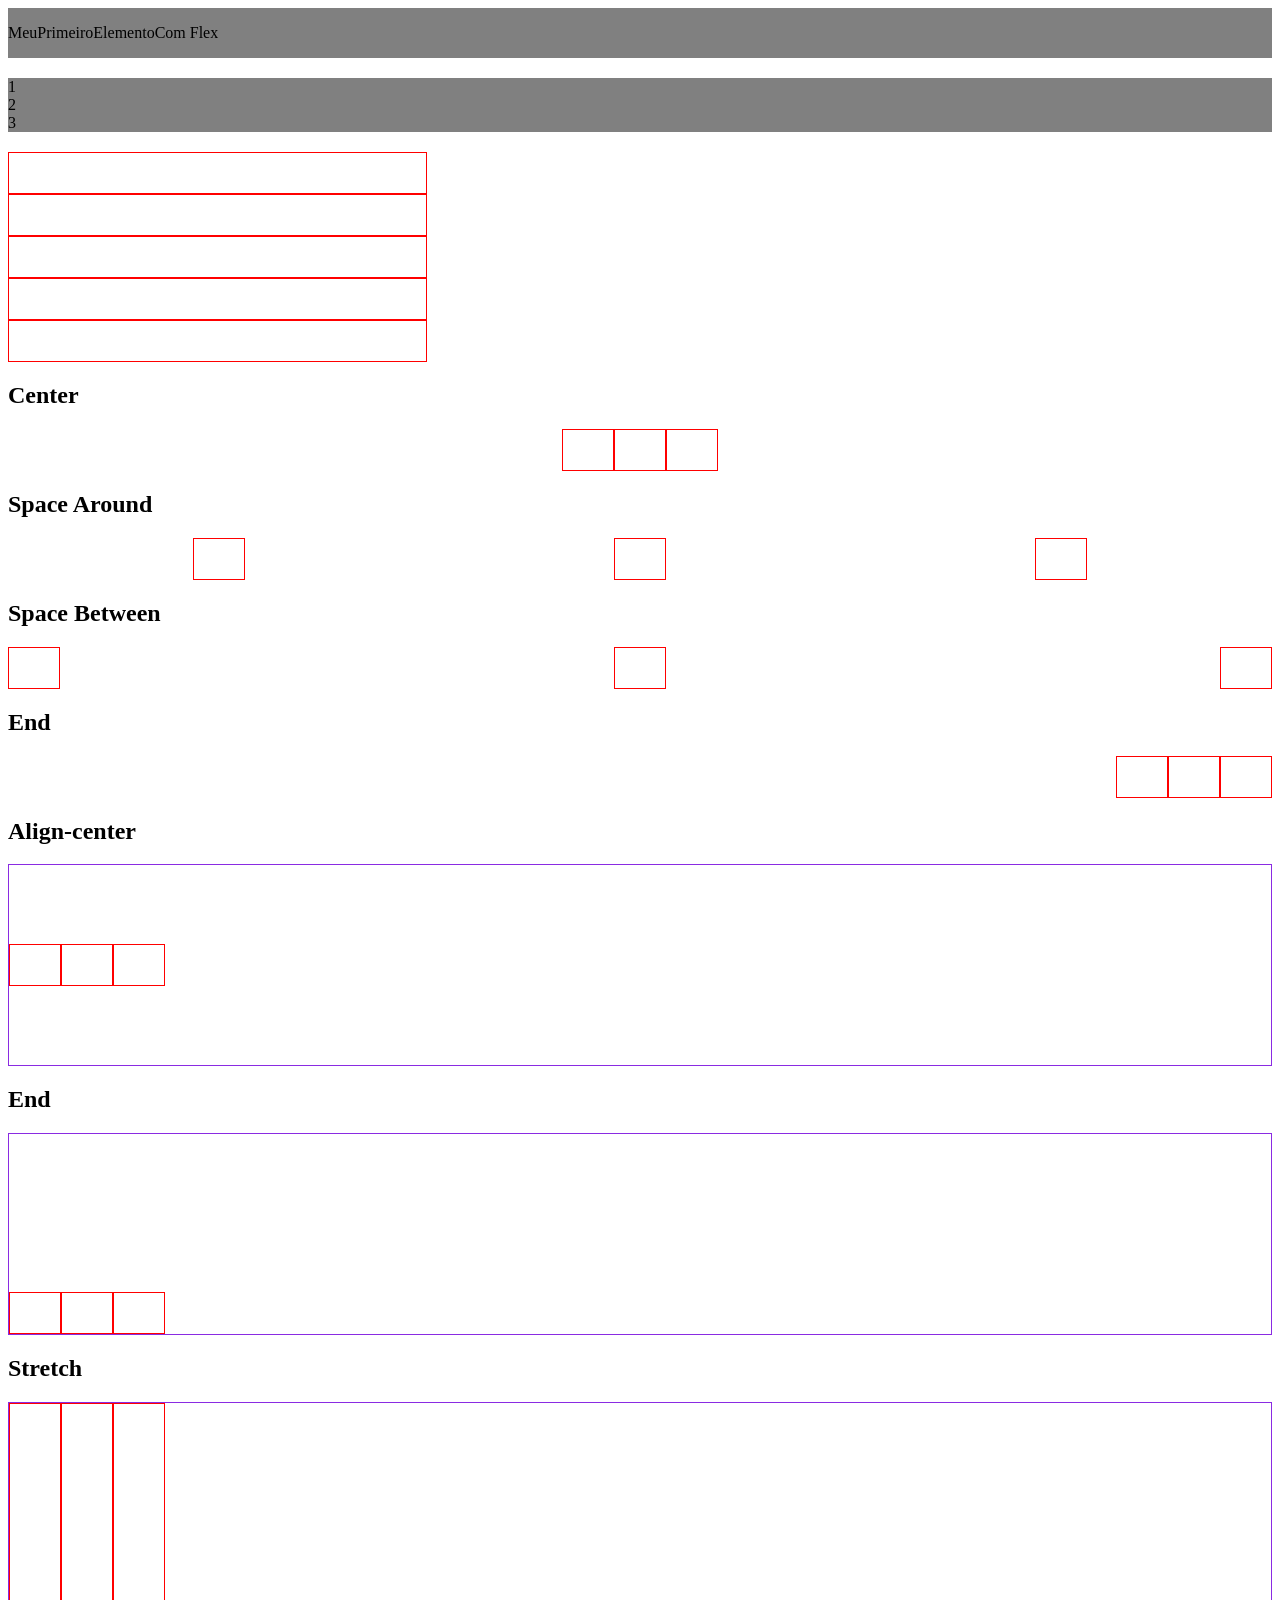
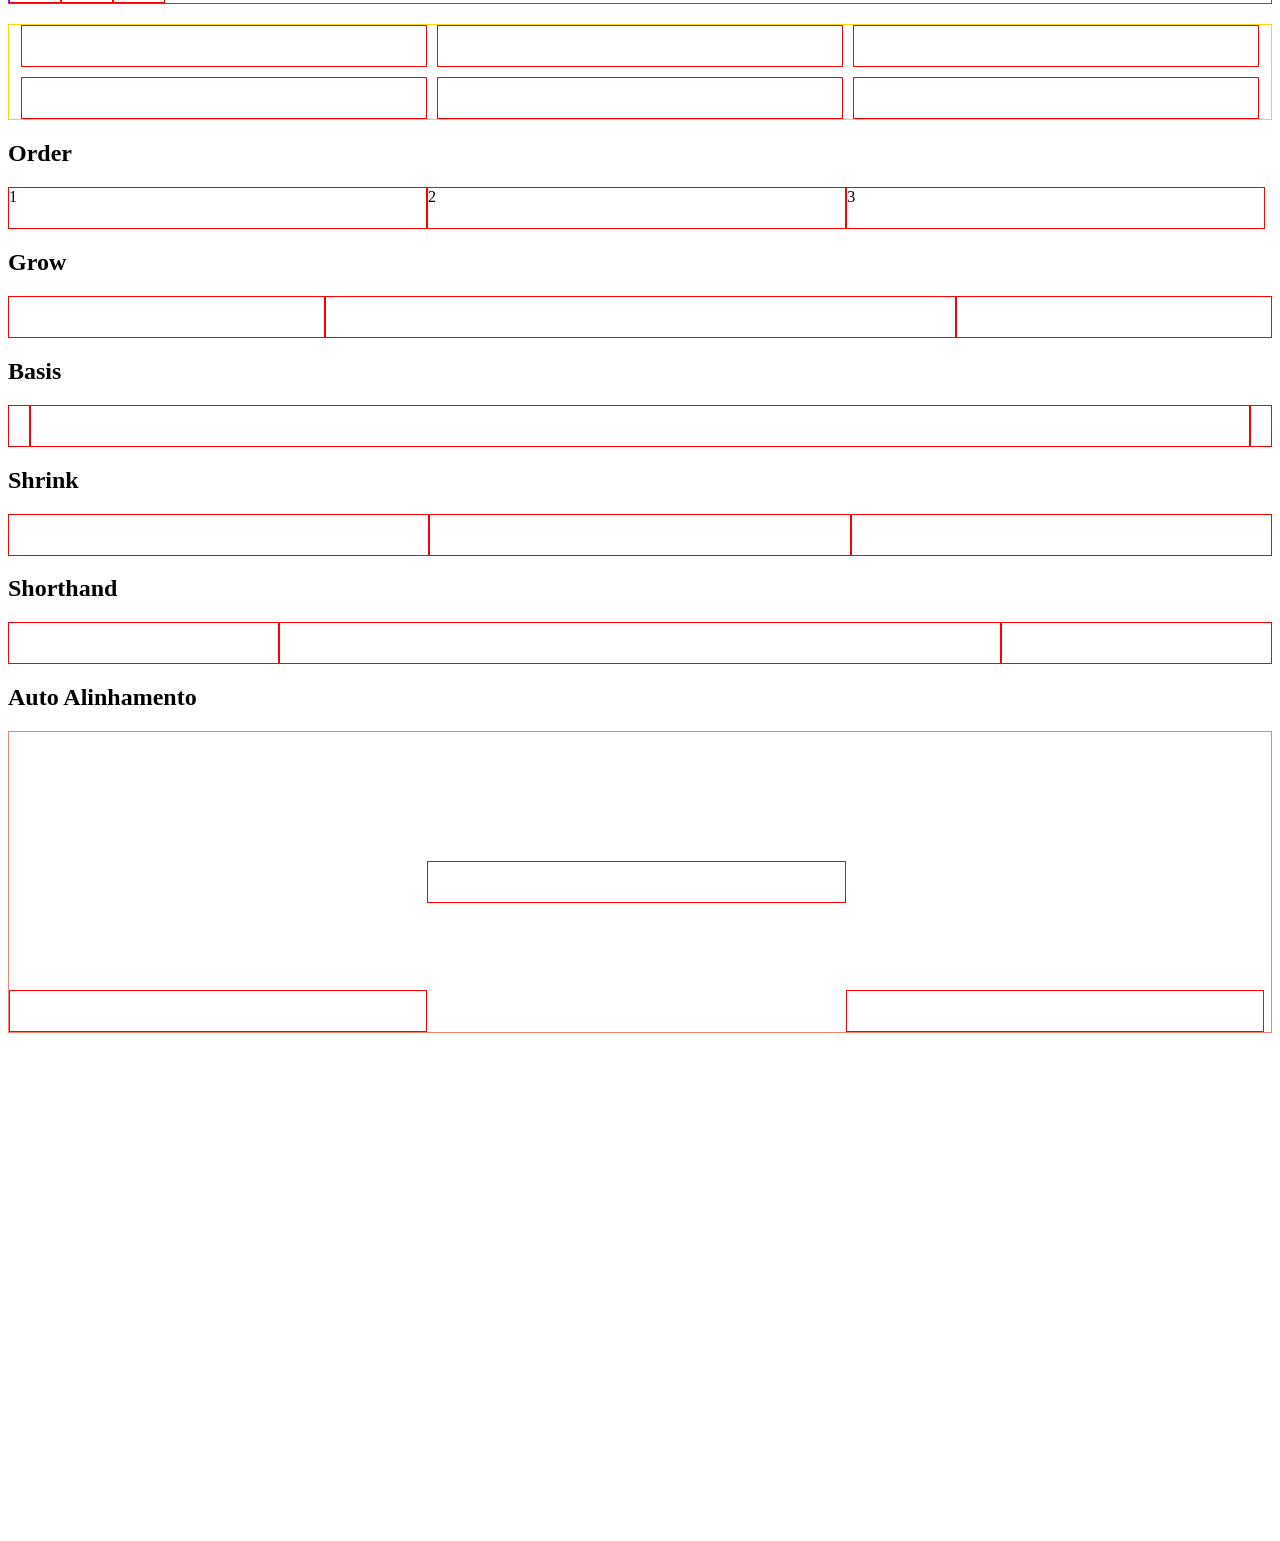
<file: HtmlCss/Html&Css/9_FLEXBOX/index.html>
<!DOCTYPE html>
<html lang="pt-br">
<head>
    <meta charset="UTF-8">
    <meta name="viewport" content="width=device-width, initial-scale=1.0">
    <title>FlexBox</title>
    <link rel="stylesheet" href="style.css">
</head>
<body>
    <!-- 1 Flex-->
    <div class="flex">
        <p>Meu</p>
        <p>Primeiro</p>
        <p>Elemento</p>
        <p>Com Flex</p>
    </div>

    <!-- 2 Flex-Direction Column-->
    <div class="flex-column">
        <span>1</span>
        <span>2</span>
        <span>3</span>
    </div>
    <!-- 3 Flex Wrap-->
    <div class="flex-wrap">
        <div class="box"></div>
        <div class="box"></div>
        <div class="box"></div>
        <div class="box"></div>
        <div class="box"></div>
    </div>
    <!-- 4 Justify Content modificar elementos a horizontal-->
    <h2>Center</h2>
    <div class="center">
        <div class="box"></div>
        <div class="box"></div>
        <div class="box"></div>
    </div>

    <h2>Space Around</h2>
    <div class="space-around">
        <div class="box"></div>
        <div class="box"></div>
        <div class="box"></div>
    </div>

    <h2>Space Between</h2>
    <div class="space-between">
        <div class="box"></div>
        <div class="box"></div>
        <div class="box"></div>
    </div>

    <h2>End</h2>
    <div class="end">
        <div class="box"></div>
        <div class="box"></div>
        <div class="box"></div>
    </div>

    <!-- 5 Align-items modificar elementos na vertical-->
    <h2>Align-center</h2>
    <div class="align-center">
        <div class="box"></div>
        <div class="box"></div>
        <div class="box"></div>
    </div>

    <h2>End</h2>
    <div class="flex-end">
        <div class="box"></div>
        <div class="box"></div>
        <div class="box"></div>
    </div>

    <h2>Stretch</h2>
    <div class="stretch">
        <div class="box"></div>
        <div class="box"></div>
        <div class="box"></div>
    </div>

    <!-- 6 GAP Espaçamento entre os elementos no flex-->
    <div class="gap">
        <div class="box"></div>
        <div class="box"></div>
        <div class="box"></div>
        <div class="box"></div>
        <div class="box"></div>
        <div class="box"></div>
    </div>
    <!-- 7 Order, Mudar a ordem dos elementos no flex-->
    <h2>Order</h2>
    <div class="order">
        <div class="box" id="tres">3</div>
        <div class="box" id="um">1</div>
        <div class="box" id="dois">2</div>
    </div>
    <!-- 8 Grow-->
    <h2>Grow</h2>
    <div class="grow">
        <div class="box"></div>
        <div class="box big"></div>
        <div class="box"></div>
    </div>
    <!-- 9 Basis configura a largura base do elemento-->
    <h2>Basis</h2>
    <div class="basis">
        <div class="box"></div>
        <div class="box big"></div>
        <div class="box"></div>
    </div>
    <!-- 10 É o oposto de grow-->
    <h2>Shrink</h2>
    <div class="shrink">
        <div class="box"></div>
        <div class="box small"></div>
        <div class="box"></div>
    </div>
    <!-- 11 Flex Shorthand configura o grow,shrink e basis-->
    <h2>Shorthand</h2>
    <div class="shorthand">
        <div class="box"></div>
        <div class="box different"></div>
        <div class="box"></div>
    </div>
    <!-- 12 Auto Alinhamento-->
    <h2>Auto Alinhamento</h2>
    <div class="auto-alignment">
        <div class="box"></div>
        <div class="box different"></div>
        <div class="box"></div>
    </div>
</body>
</html>
</file>
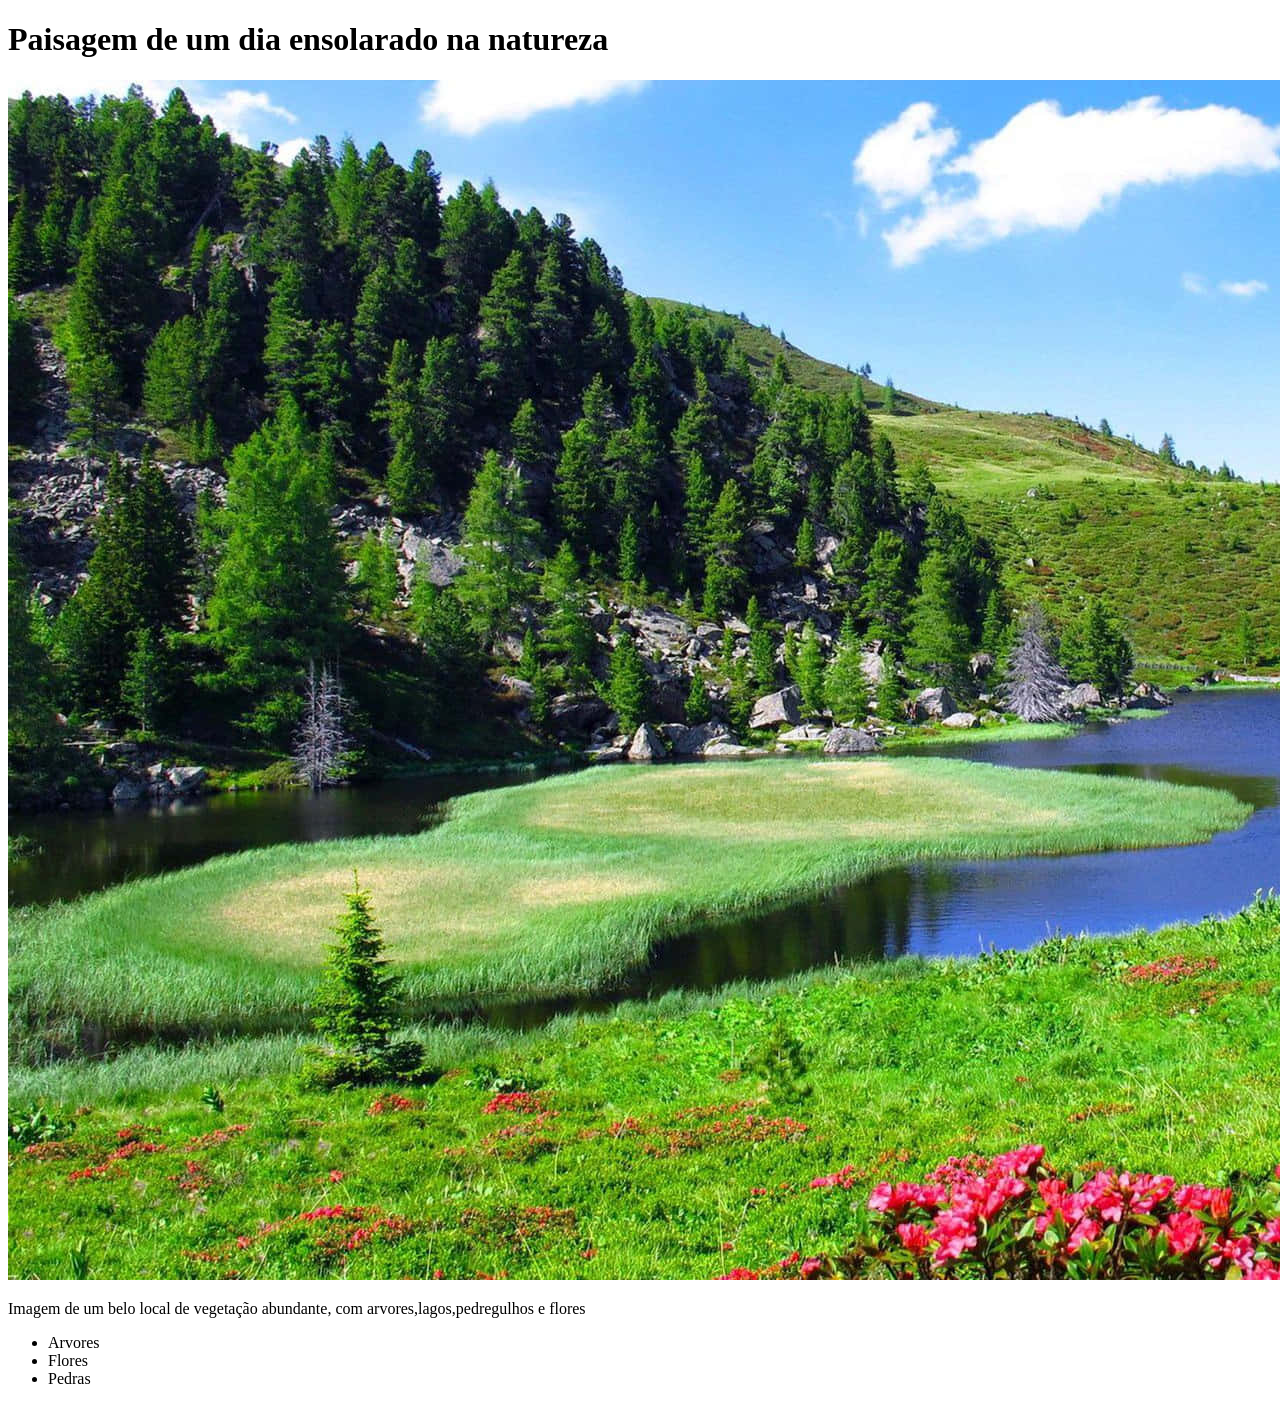
<file: HtmlCss/Html&Css/1HTML/desafio1 - Copia.html>
<!-- Desafio 1 -->

<!DOCTYPE html>
<html lang="pt-br">
<head>
    <meta charset="UTF-8">
    <meta name="viewport" content="width=device-width, initial-scale=1.0">
    <title>Desafio 1</title>
</head>
<h1>Paisagem de um dia ensolarado na natureza</h1>
<body>
    <img src="img/natureza.jpg" alt="Paisagem da natureza ">
    <p>Imagem de um belo local de vegetação abundante, com arvores,lagos,pedregulhos e flores </p>

    <ul>
        <li>Arvores</li>
        <li>Flores</li>
        <li>Pedras</li>
    </ul>
</body>
</html>
</file>
<file: HtmlCss/Html&Css/10_PROJETO_CLONE_HOMEINSTA/css/styles.css>
/*Geral*/
*{
    margin: 0;
    padding: 0;
    box-sizing: border-box;
    font-family: Helvetica;
}

body{
    background-color: #fafafa;
}

/*Containers*/

#main-container{
    display: flex;
    margin-top: 30px;
}
#banner-container ,
#form-container{
    flex: 1 1 0;
    width: 50%;
}
#banner-conteiner{
    text-align: right;
}
#banner-conteiner img{
    width: 100%;
    margin-right: 15px;
    margin-top: 25px;
    max-width: 380px;
}
#form-container{
    text-align: center;
}

/*Formulario de Login*/
#form-box{
    background-color: white;
    border: 1px solid #dbdbdb;
    width: 350px;
    margin-top: 30px;
}
#logo-insta{
    width:175px ;
    height: 51px;
    margin: 30px auto 12px;
}
#login-form{
    margin-top: 20px;
}
#login-form input{
    display: block;
    font-size: 12px;
    padding: 12px 9px;
    background-color: #fafafa;
    border: 1px solid #dbdbdb;
    border-radius: 3px;
    width: 268px;
    margin: 5px auto;
}
#login-form input[type="submit"]{
    background-color: #B2dFFC;
    color: #fff;
    margin-top: 15px;
    border-radius: 5px;
    height: 30px;
    font-size: 13px;
    padding: 0;
    font-weight: bold;
}

/*SEPARADOR*/
.separator{
    position: relative;
}
.line{
    border-top: 1px solid #dbdbdb;
    width: 268px;
    margin: 25px auto 35px;
}

.separator span{
    position: absolute;
    text-transform: uppercase;
    color: #bbb;
    background-color: #fff;
    top: -6px;
    width: 50px;
    margin-right: -25px;
    font-size: 14px;
}

/*Facebook Login*/
#facebook-login{
    margin-bottom: 25px;
}
#facebook-login a{
    text-decoration: none;
    color: #385185;
    display: flex;
    align-items: center;
    justify-content: center;
}
#facebook-login img{
    width: 16px;
    height: 16px;
    margin-right: 16px;
}
#facebook-login span{
    font-weight: bold;
    font-size: 13px;
    margin-top:1px ;
}

/*ESQUECEU A SENHA?*/
#forgot-pass{
    margin-bottom: 20px;
    font-size: 12px;
}

#forgot-pass a{
    text-decoration: none;
    color: #373799;
}

/*Registro*/
#register-container{
    background-color: #fff;
    border: 1px solid #dbdbdb;
    width: 350px;
    margin-top: 10px;
    padding: 25px;
}
#register-container p{
    font-size: 14px;
    color: #262626;
}
#register-container a{
    color: #4a95f6;
    font-weight: bold;
    text-decoration: none;
}

/*Obter APP*/
#get-app-container{
    text-align: center;
    width: 350px;
}

#get-app-container p{
    margin: 20px 0;
    font-size: 13px;
}

#get-app-container a{
    text-decoration: none;
}

#get-app-container img{
    width: 136px;
    height: 40px;
}

/*FOOTER*/

footer{
    text-align: left;
    width: 1000px;
    margin: 50px auto;
    display: flex;
    flex-direction: column;
    justify-content: center;
    align-items: center;
}

footer #footer-links{
    display: flex;
    list-style: none;
}

#footer-links li{
    margin-right: 10px;
}

#footer-links a,
#copyright{
    font-size:12px;
    color: #8e8e8e;
    text-decoration: none;
}
#copyright{
    margin-top: 10px;
}

/*RESPONSIVIDADE MOBILE*/
@media (max-width: 450px){
    body{
        background-color: white;
    }
    #banner-conteiner{
        display: none;
    }
    #main-container,
    #form-box{
        margin-top: 0;
    }
    #form-container,
    #form-box,
    #register-container,
    #get-app-container{
        width: 100%;
        border:none;
    }
    footer{
        width: 90%;
    }
    #footer-links{
        flex-wrap: wrap;
        justify-content: center;
    }
    #footer-links{
        margin-bottom: 10px;
    }
}
    /*RESPONSIVIDADE PARA TABLET*/
    @media (max-width: 1300px){
        body{
        background-color: white;
    }
    #banner-conteiner{
        display: none;
    }
    #main-container,
    #form-box{
        margin-top: 100px;
    }
    #form-container,
    #form-box,
    #register-container,
    #get-app-container{
        width: auto;
        border:none;
    }
    footer{
        width: 90%;
    }
    #footer-links{
        flex-wrap: wrap;
        justify-content: center;
    }
    #footer-links{
        margin-bottom: 10px;
    }
}
</file>
<file: HtmlCss/Html&Css/12_BLOG_HTMLSEMANTICO/styles.css>
*{
  padding: 0;
  margin: 0;
  font-family: sans-serif;
  background-color: var(--bg);
  transition: 0.3s;
  color: var(--p);
}

ul {
  list-style: none;
}

a {
  text-decoration: none;
  color: var(--text);
  transition: 0.4s;
}

a:hover {
  color: #37a1f7;
}

/* Navbar */
#navbar {
  padding: 1.5rem 2.5rem;
  border-bottom: 2px solid #ddd;
}

#navbar-inner {
  display: flex;
  justify-content: space-between;
  align-items: center;
  max-width: 1200px;
  margin: 0 auto;
}

#nav-links {
  display: flex;
  gap: 1rem;
}

:root{
  --bg:#ffffff;
  --text:#000000;
}

.dark-mode{
  --bg: #121212;
  --text: #ffffff;
  --p : #37a1f7;
}

/*Botão dark mode*/
#toggle{
  display: flex;
  background-color: #37a1f7;
  border-radius: 8px;
  font-family:'Segoe UI', Tahoma, Geneva, Verdana, sans-serif;
  padding: 3px;
  color: #fff;
  transition: 0.3s;
}

/* conteúdo principal */
.container {
  display: flex;
  padding: 2rem 2.5rem;
  gap: 3rem;
  max-width: 1200px;
  margin: 0 auto;
}

#posts-container {
  flex: 3 1 0;
}

.post {
  margin-bottom: 2.5rem;
}

.post img {
  width: 100%;
  margin-bottom: 1rem;
  border-radius: 10px;
}

.title,
.description,
.author {
  margin-bottom: 1rem;
}

.title {
  font-size: 2rem;
}

.author {
  color: #333;
  font-weight: bold;
}

/* barra lateral */
#sidebar {
  flex: 1 1 0;
}

#search-bar,
#categories,
#tags {
  padding: 1.5rem;
  border: 1px solid #ddd;
  border-radius: 10px;
  margin-bottom: 1rem;
}

#search-bar h4,
#categories h4,
#tags h4 {
  margin-bottom: 1.5rem;
  font-size: 1.6rem;
}

#search-bar form {
  display: flex;
}

#search-bar input {
  padding: 0.5rem 1rem;
  border: 1px solid #ddd;
}

#search-bar input[type="submit"] {
  cursor: pointer;
  background-color: #37a1f7;
  color: #fff;
  border: none;
}

#categories li {
  margin-bottom: 1rem;
}

#tags-container {
  display: flex;
  flex-wrap: wrap;
  gap: 0.5rem;
}

#tags-container a {
  background-color: #ddd;
  color: var(--p);
  padding: 0.5rem 0.7rem;
  border-radius: 0.3rem;
}

/* Rodapé */
#footer {
  border-top: 2px solid #ddd;
  padding: 0.5rem;
  text-align: center;
}

#footer h2,
#footer p {
  margin-bottom: 1rem;
}

/* Responsivo */
@media (max-width: 450px) {
  .container {
    flex-wrap: wrap;
  }
}
</file>
<file: HtmlCss/Html&Css/4FORMS/styles.css>
body{
    padding-bottom: 500px;
    font-family: monospace;
    font-size: 15px;
}

div{
    margin-bottom: 10px;
}

div input,
div label{
    display: block;
}

.radio label, 
.radio input{
    display: inline-block;
}
</file>
<file: HtmlCss/Html&Css/5PROJETO_FORMS/styles.css>
/* reset */
    * {
        margin: 0;
        padding: 0;
        font-family: Arial, Helvetica, sans-serif;
    }
    
    body {
        background-color: #f0ebf8;
    }
    
    h1,
    h2,
    h3,
    h4,
    h5 {
        color: #333;
    }
    
    p,
    label {
        color: #444;
    }
    
    input {
        border: none;
        border-bottom: 1px solid #ccc;
        padding: 10px 0;
    }
    
    input[type="text"],
    input[type="number"],
    input[type="date"],
    input[type="file"],
    textarea {
        width: 400px;
    }
    
    textarea {
        padding: 10px 5px;
    }
    
    /* page header */
    .header {
        height: 160px;
        padding: 20px;
        background-color: #673ab7;
    }
    
    .header h3 {
        color: #fff;
        margin-top: 0;
    }
    
    /* form container */
    .form-container {
        background-color: #fdfdfd;
        width: 60%;
        margin: 0 auto;
        position: relative;
        top: -62px;
    }
    
    /* form header */
    .form-header {
        border-bottom: 1px solid #dfdfdf;
        height: 45px;
    }
    
    .form-header p {
        color: #673ab7;
        border-bottom: 2px solid #673ab7;
        width: 100px;
        text-align: center;
        margin: 0 auto;
        text-transform: uppercase;
        height: 45px;
        line-height: 45px;
    }
    
    /* form body */
    .form-body {
        padding: 30px;
    }
    
    .form-title {
        margin-bottom: 15px;
    }
    
    .form-body p {
        margin-bottom: 20px;
    }
    
    .required-field {
        color: #d80835;
    }
    
    .box-input {
        margin-bottom: 35px;
    }
    
    .block {
        display: block;
    }
    
    .optional-box {
        display: inline-block;
        margin: 0 30px 30px 0;
    }
    
    .optional-list li {
        list-style: none;
        margin-bottom: 5px;
    }
    
    .box-input p {
        margin-bottom: 15px;
    }
    
    .btn-submit {
        background-color: #673ab7;
        color: #fff;
        border: 2px solid transparent;
        width: 150px;
        height: 50px;
        cursor: pointer;
        text-transform: uppercase;
        transition: 0.5s;
    }
    
    .btn-submit:hover {
        background-color: #fff;
        border-color: #673ab7;
        color: #673ab7;
    }
</file>
<file: HtmlCss/Html&Css/7RESPONSIVIDADE/style.css>
/* Media quey */

h1{
    color: red;
}

@media screen and (max-width:500px){
    h1{
        color: blue;
    }
}

p{
    background-color: blue;
    color: yellow;
}
@media screen and (min-width:800px){
    p{
        background-color: rgb(0, 0, 0);
        color: yellow;
    }
}

h3{
    display: none;
}

@media screen and(orientation : landscape){
    h3{
        display: block;
    }
}
</file>
<file: HtmlCss/Html&Css/8PROJETO_SITEdeDOMINIOS/style.css>
/*Gerais*/
*{
    margin: 0;
    padding: 0;
    font-family: Arial, Helvetica, sans-serif;
    box-sizing: border-box;
}

h1,h2,h3{
    color: #333;
}

p{
    color: #70747a;
}
/*NavBar*/
.navbar-conteiner{
    width: 100%;
    height: 80px;
    background-color: #232a31;
    padding: 0 2rem;
}
.nav{
    position: relative;
}
.logo{
    width: 50px;
    margin-top: 15px;
}

.navbar-items{
    position: absolute;
    right: 0;
    height: 80px;
    line-height: 80px;
    margin: 0;
    display: inline-block;
}

.navbar-items li{
    display: inline-block;
    text-transform: uppercase;
    margin-left: 25px;
}

.navbar-items a{
    color: #fff;
    text-decoration: none;
    transition: 0.5s;
}

.navbar-items a:hover{
    color: #ccc;
}

.default-btn{
    padding: 15px 20px;
    background-color: #2cc76a;
    border-radius: 5px;
}

.navbar-items .default-btn:hover{
    background-color: #22bb5f;
    color: #fff;
}

/* BANNER */
.main-banner{
    background-image: url(img/mainbanner.png);
    background-size: cover;
    background-position: center;
    padding: 14rem ;
}

.main-banner h1, .main-banner p{
    color: #fff;
    text-align: center;
    font-weight: bold;
    text-shadow: #000 3px 2px 3px;
}

.main-banner h1{
    font-size: 54px;
}

.main-banner p{
    font-size: 32px;
}

/* SERVIÇOS*/

.service-container{
    padding: 5rem 0;
}

.service-container ul{
    display: flex;
    width: 90%;
    margin: 0 auto;
}

.service-container li{
    flex: 1 1 200px;
    list-style: none;
    text-align: center;
    padding: 20px;
}

.fas{
    font-size: 60px;
    margin-bottom: 15px;
}

.fa-shield-alt{
    color: #2cc76a;
}
.fa-rocket{
    color: #ef3729;
}
.fa-shield-alt{
    color: #ef8f29;
}

.service-container h3{
    margin-bottom: 25px;
}

.service-container p{
    line-height: 24px;
}

/*Planos e precos */
.container-precos{
    padding-bottom: 5rem;
    text-align: center;
}

.container-precos h2{
    font-size: 36px
}

.container-precos p{
    font-size: 20px
}
.plans-containers{
    display: flex;
    justify-content: space-between;
    width: 90%;
    margin: 50px auto 0;
}

.plan{
    flex: 1;
    max-width: 275px;
    margin: 0 20px;
}

.plan ul{
    padding: 0;
}
.plan li{
    list-style: none;
    height: 50px;
    line-height: 50px;
    background-color: #e8e9ea;
    color: #333;
}
.plan .price{
    width: 120px;
    height: 120px;
    border-radius: 50%;
    background-color: #2cc762;
    color: #fff;
    text-align: center;
    line-height: 120px;
    margin: 0 auto -50px;
    font-size: 18px;
    position: relative;
}

.plan .plan-name{
    text-transform: uppercase;
    font-size: 20px;
    font-weight: bold;
    color: #fff;
    background-color: #202b34 ;
    padding: 50px 0;
}

.plan .plan-btn{
    background-color:#2cc762 ;
    color: #fff;
    font-size: 24px;
    height: 75px;
    line-height: 75px;
    cursor: pointer;
}

.plan .recommended{
    background-color: #f45c57;
}

/*Procurar dominio*/

.searchdomain-container{
    background-color: #34454e;
    text-align: center;
    padding: 5rem 0;
}

.searchdomain-container h2{
    color: #fff;
    font-size: 42px;
    margin-bottom: 15px;
}

.searchdomain-container p{
    color: #D5D5D5;
    font-size: 24px;
    margin-bottom: 25px;
}

.searchdomain-container input{
    display: block;
    border: none;
    border-radius: 5px;
    margin: 0 auto;
}

.searchdomain-container input[type="text"]{
    width: 60%;
    padding: 20px;
    font-size: 20px;
    margin-bottom: 25px;
}
.searchdomain-container input[type="submit"]{
    background-color: #2cc76a;
    padding: 15px 30px;
    color: #fff;
    font-size: 24px;
    cursor: pointer;
    opacity: 0.8;
}

.searchdomain-container input[type="submit"]:hover{
    opacity: 1;
}
/* Sessão de formulario*/
.contact-container{
    text-align: center;
    padding: 5rem 0 2rem 0;
}
.contact-container h2{
    font-size: 36px;
    margin-bottom: 15px;
}
.contact-container p{
    font-size: 20px;
    margin-bottom: 40px;
}
.contact-container input, .contact-container textarea{
    width: 200px;
    padding: 10px 20px;
    font-size: 16px;
    border-radius: 5px;
    border: 1px solid #ccc;
    margin: 0 10px 20px;
}

.contact-container textarea{
    display: block;
    margin: 0 auto 20px;
    width: 470px;
    height: 150px;
    color: #70747a;
}
.contact-container input[type="submit"]{
    display: block;
    margin: 0 auto;
    background-color: #2cc76a;
    color: #fff;
    cursor: pointer;
}
/*FOOTER*/
footer{
    text-align: center;
    font-weight: bold;
    margin: 20px 0 100px;
}

/*RESPONSIVIDADE*/
/*Notbook pequenos a partir de 1100px*/
@media(max-width: 1100px){
    .plans-containers{
        width: 95%;
    }

    .plan{
        margin: 0 5px;
    }
}

/*Tablets a partir de 900px*/

@media(max-width:900px){
    .main-banner p{
        padding: 0 6rem;
    }
    .searchdomain-container h2{
        font-size: 30px;
        margin-bottom: 15px;
    }
    .searchdomain-container p{
        font-size: 30px;
        margin-bottom: 15px;
    }
}

/*Celulare a partir de 567px*/
@media (max-width: 576px) {
        html,
        body {
        overflow-x: hidden;
        }
    
        .navbar-items li {
        font-size: 12px;
        margin-left: 10px;
        }
    
        .main-banner p {
        padding: 0 2rem;
        }
    
        .services-containers ul {
        flex-direction: column;
        }
    
        .plans-containers {
        flex-direction: column;
        width: 100%;
        padding: 0 2rem;
        }
    
        .plan {
        width: 100%;
        max-width: 100%;
        margin-bottom: 15px;
        }
    
        .searchdomain-container h2 {
        font-size: 28px;
        }
    
        .searchdomain-container input[type="text"] {
        width: 100%;
        }
    
        .contact-container {
        padding: 3rem 2rem;
        }
    
        .contact-container input,
        .contact-container textarea {
        width: 100%;
        margin: 10px 0;
        }
    }
</file>
<file: HtmlCss/Html&Css/9_FLEXBOX/style.css>
body{
    padding-bottom: 500px;
}


/* 1 FlexBox*/
.flex{
    display: flex;
    background-color: grey;
    margin-bottom: 20px;
}

/* 2 Column*/
.flex-column{
    display: flex;
    flex-direction: column ;
    background-color: grey;
    margin-bottom: 20px;
}
/* 3 Wrap*/
.wrap{
    display: flex;
    margin-bottom: 20px;
    flex-wrap: wrap;
}
.box{
    height: 40px;
    width: 33%;
    border: 1px solid red;
}
/* 4 Justify Content*/
.center, 
.space-around, 
.space-between , 
.end{
    display: flex;
    margin-bottom: 20px;
}
.center .box,
.space-around .box, 
.space-between .box , 
.end .box{
    width: 50px;
}
.center{
    justify-content: center;
}

.space-around{
    justify-content: space-around;
}

.space-between{
    justify-content: space-between;
}

.end{
    justify-content: end;
}

/* 5 Align-center*/
.align-center, 
.flex-end, 
.stretch {
    display: flex;
    margin-bottom: 20px;
    height: 200px;
    border: 1px solid blueviolet;
}
.align-center .box,
.flex-end .box, 
.stretch .box {
    width: 50px;
}

.align-center{
    align-items: center;
}

.flex-end{
    align-items: flex-end;
}

.stretch{
    align-items: stretch;
}

.stretch .box{
    height: auto;
}

/* 6 GAP*/
.gap{
    display: flex;
    flex-wrap: wrap;
    justify-content: center;
    border: 1px solid gold;
    gap: 10px;
}

.gap .box{
    width: 32%;
}
/* 7 Order*/
.order {
    display: flex;
}
#um{
    order: 1;
}
#dois{
    order: 2;
}
#tres{
    order: 3;
}

/* 8 Grow*/

.grow{
    display: flex;
}
.grow .box{
    flex: 1;
}
.grow .big{
    flex: 2;
}

/* 9 Basis*/
.basis{
    display: flex;
}
.basis .box{
    flex-basis: 20px;
}

.basis .big{
    flex-grow: 1;
}
/* 10 Shrink*/
.shrink{
    display: flex;
}
.shrink .box{
    flex-grow: 1;
    flex-shrink: 1;
    flex-basis: 250px;
    width: auto;
}
.shrink .small{
    flex-shrink: 2;
}

/* 11 FlexShortHand*/
.shorthand{
    display: flex;
}

.shorthand .box{
    width: auto;
    flex: 1 1 50px;  
}

.shorthand .different{
    flex: 1 1 500px;
}
/* 12 Auto Alinhamento*/
.auto-alignment{
    height: 300px;
    display: flex;
    align-items: flex-end;
    border: 1px solid salmon;
}
.auto-alignment .different{
    align-self: center;
}
</file>
